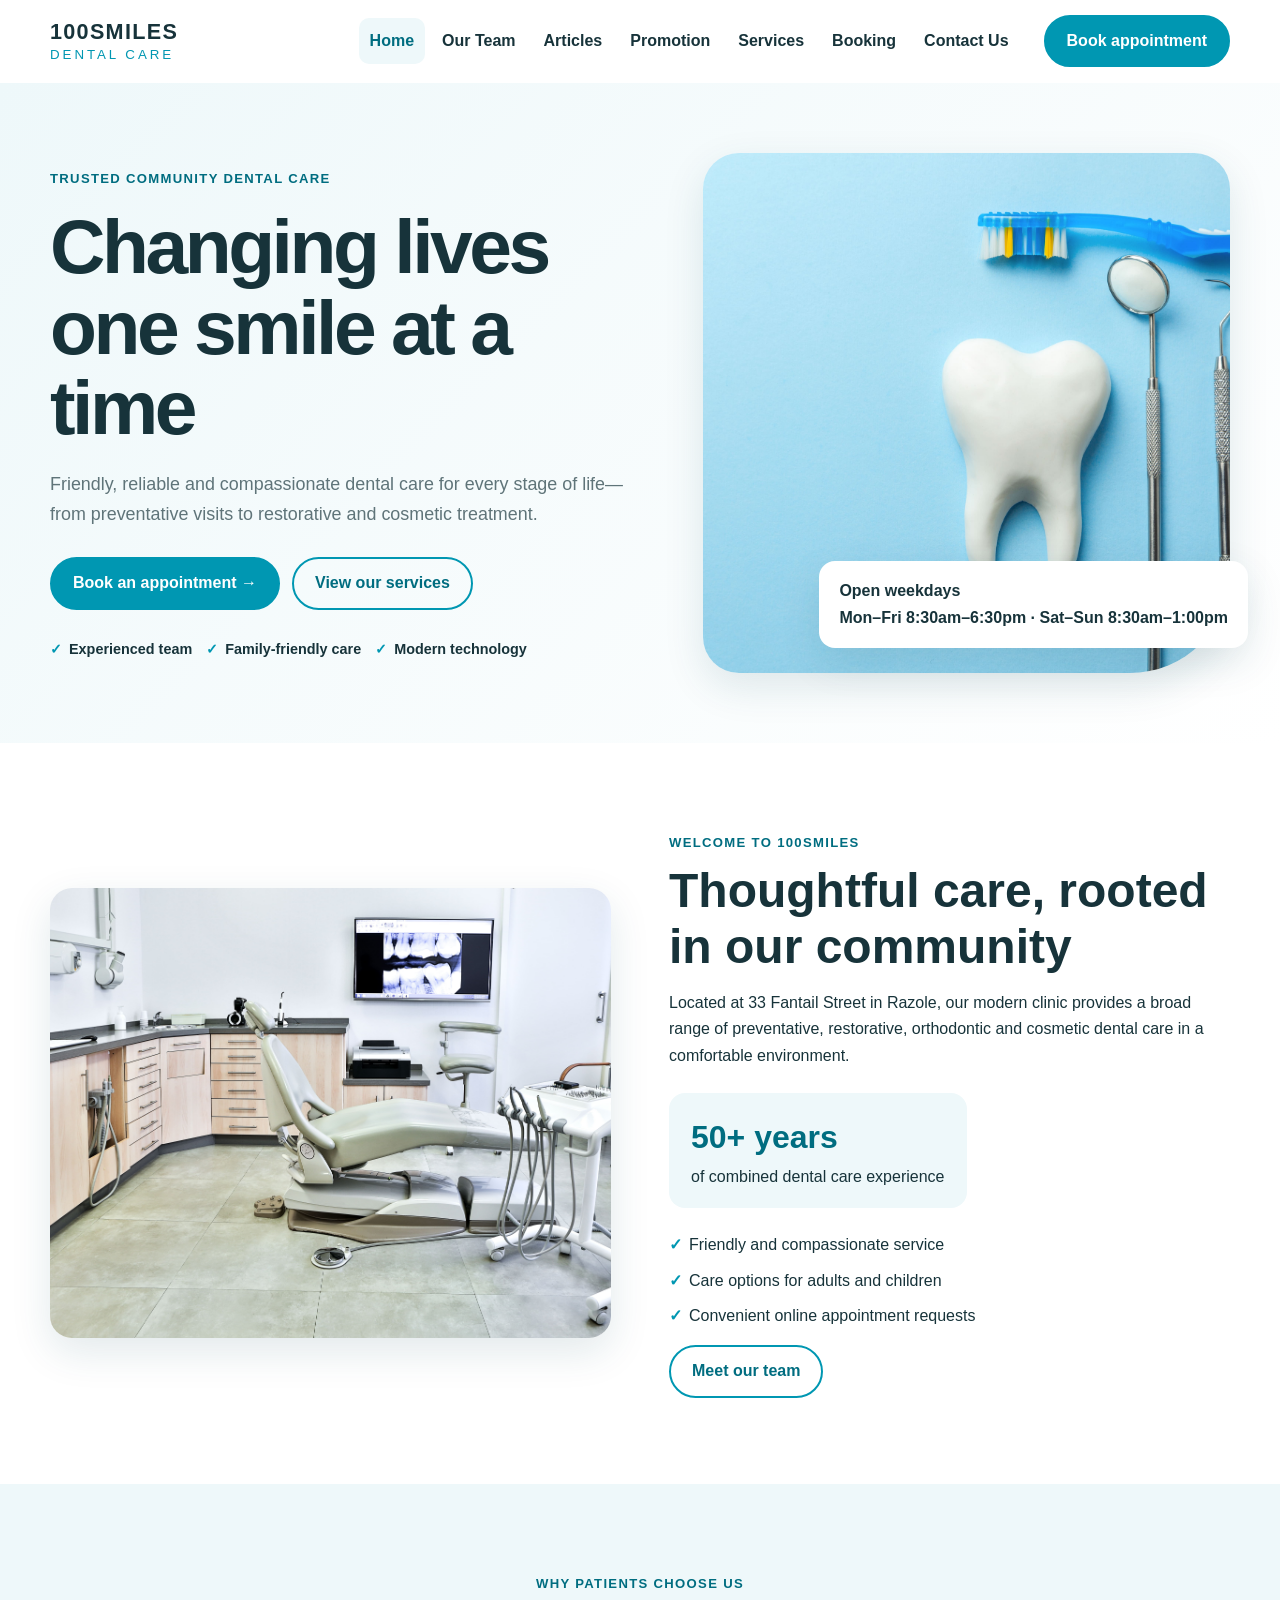
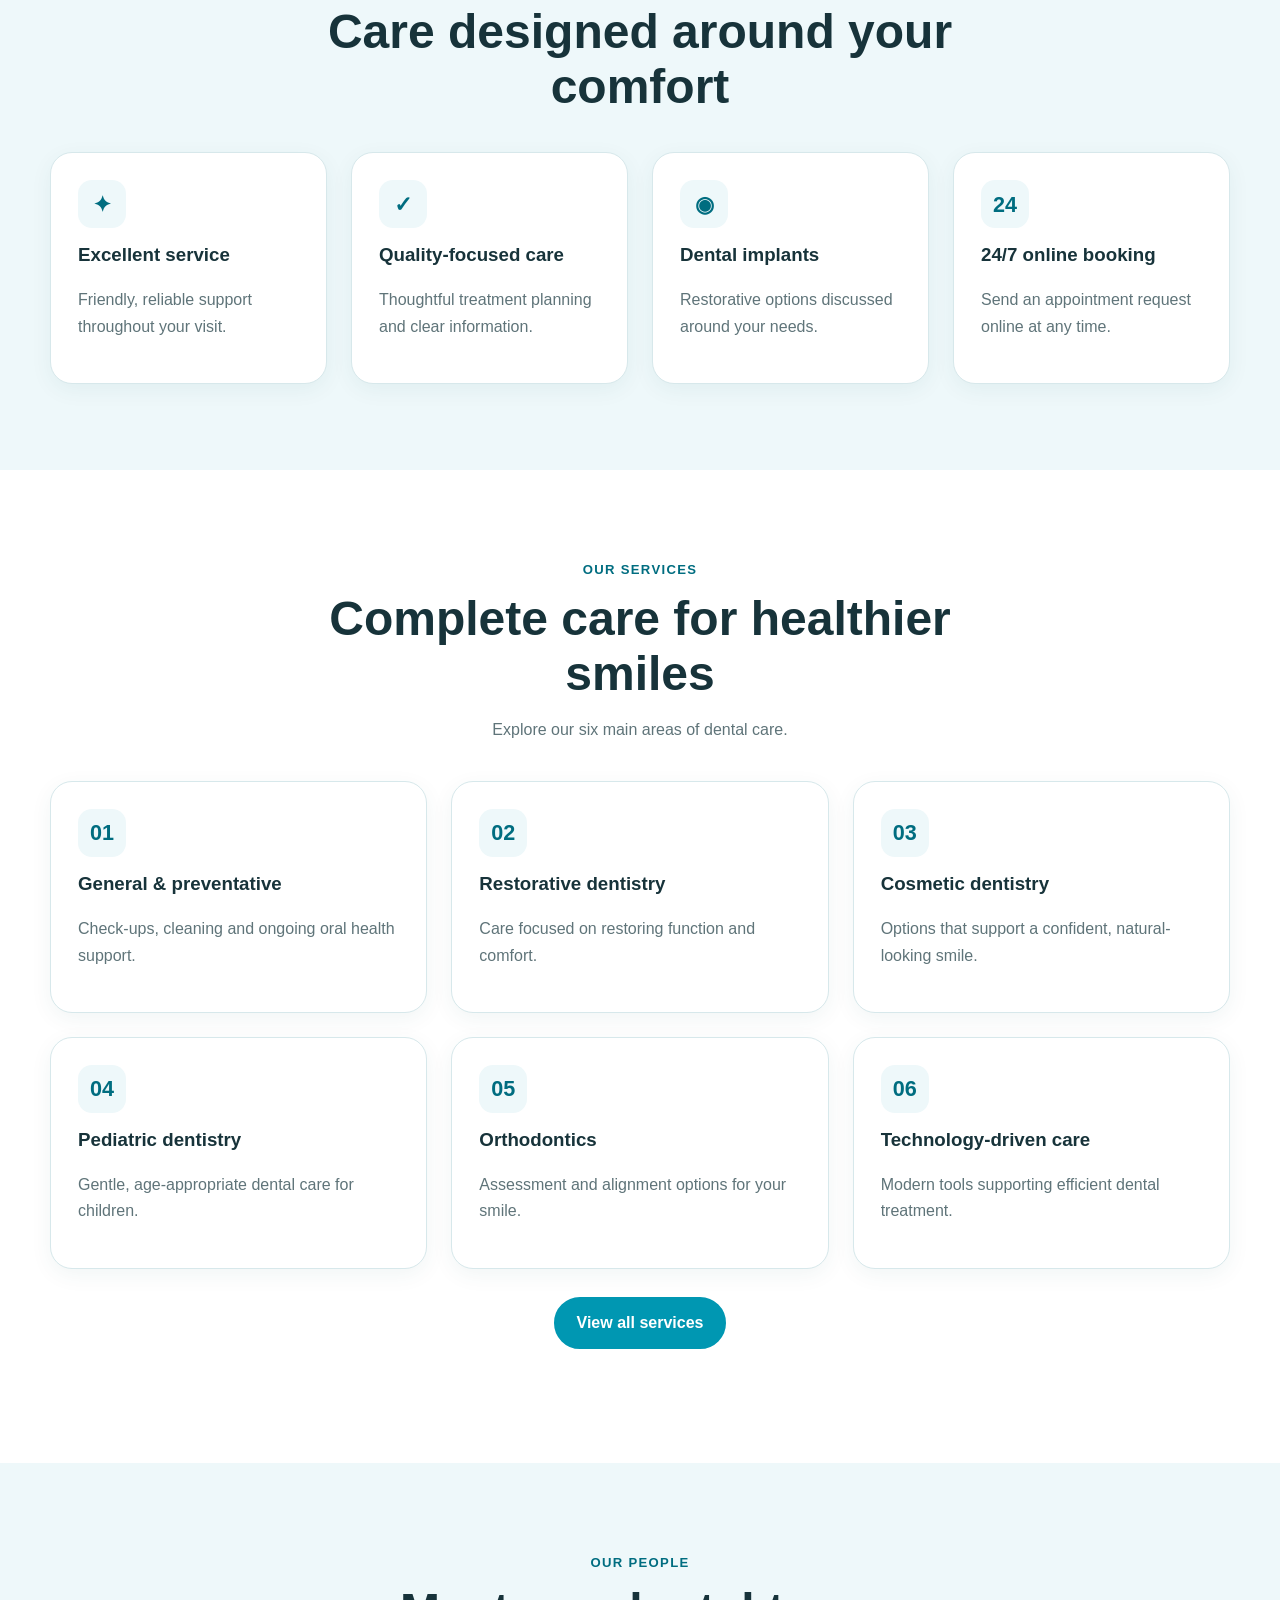
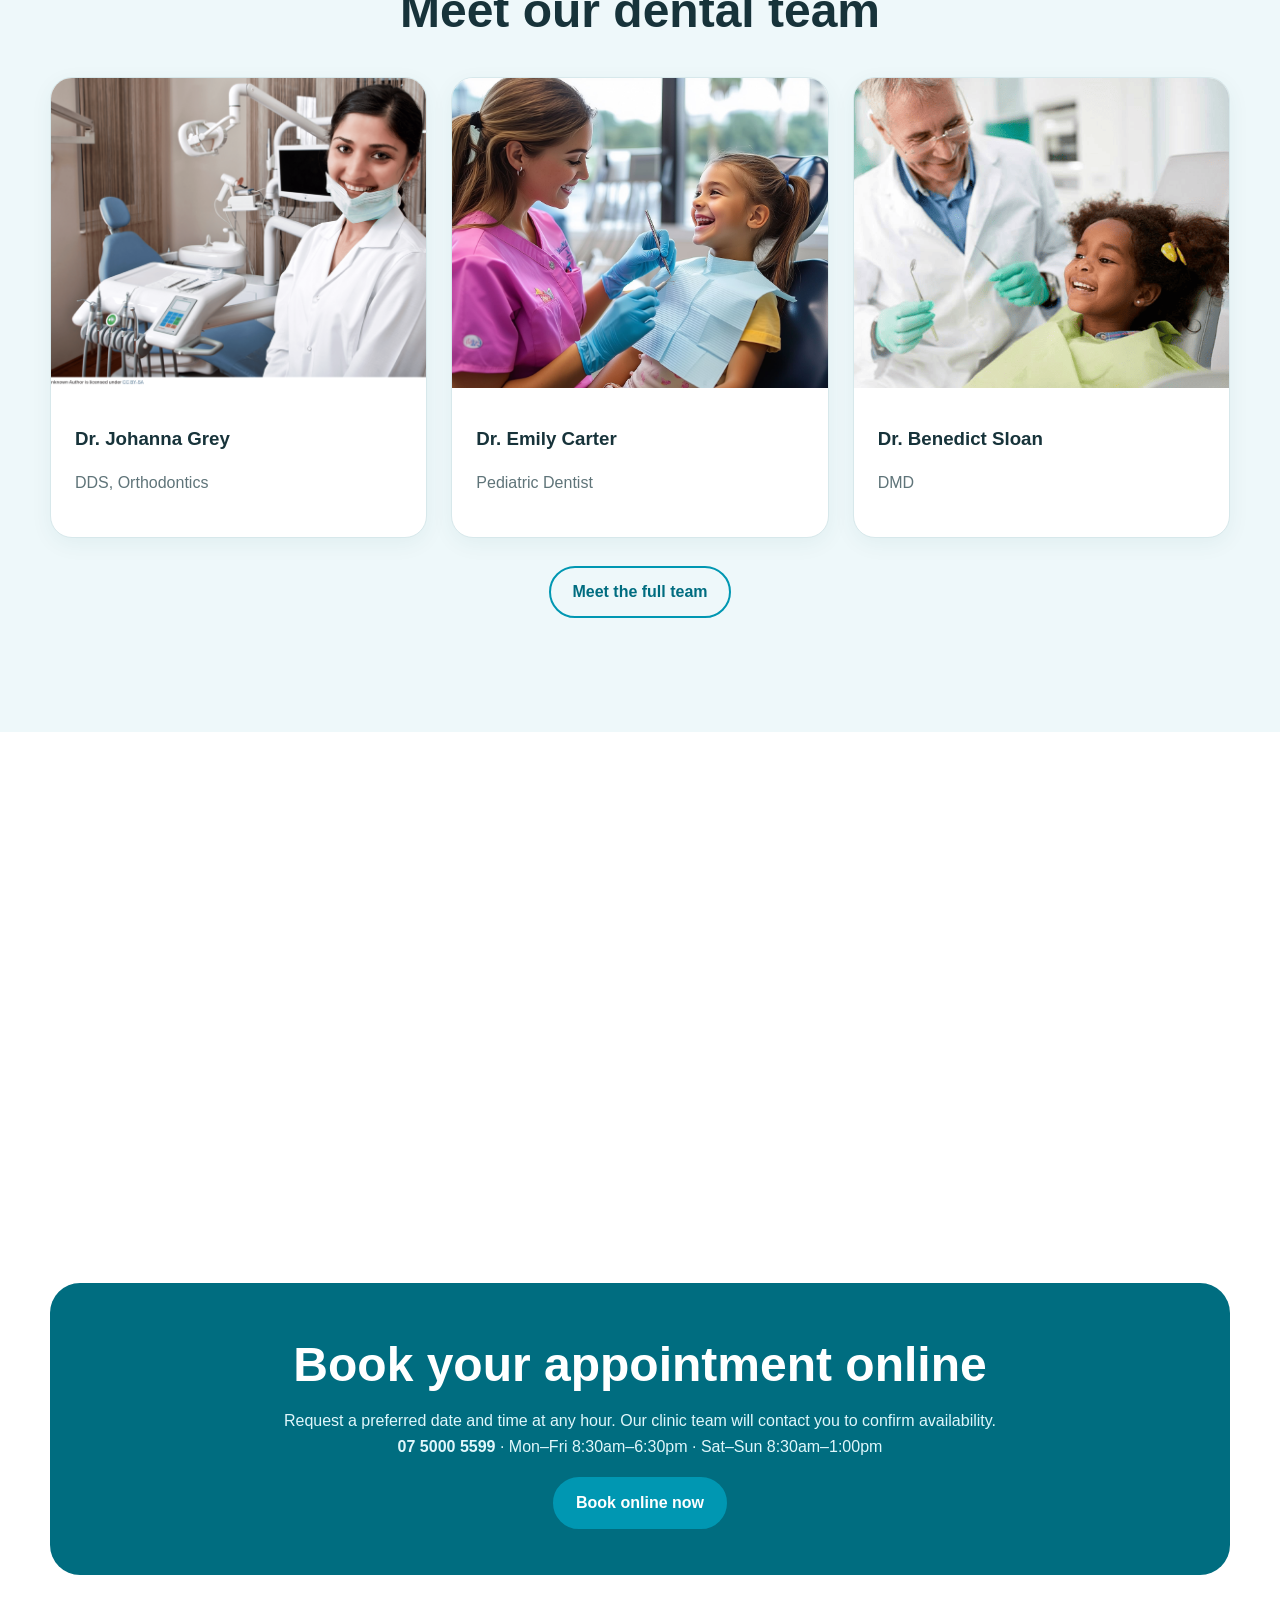
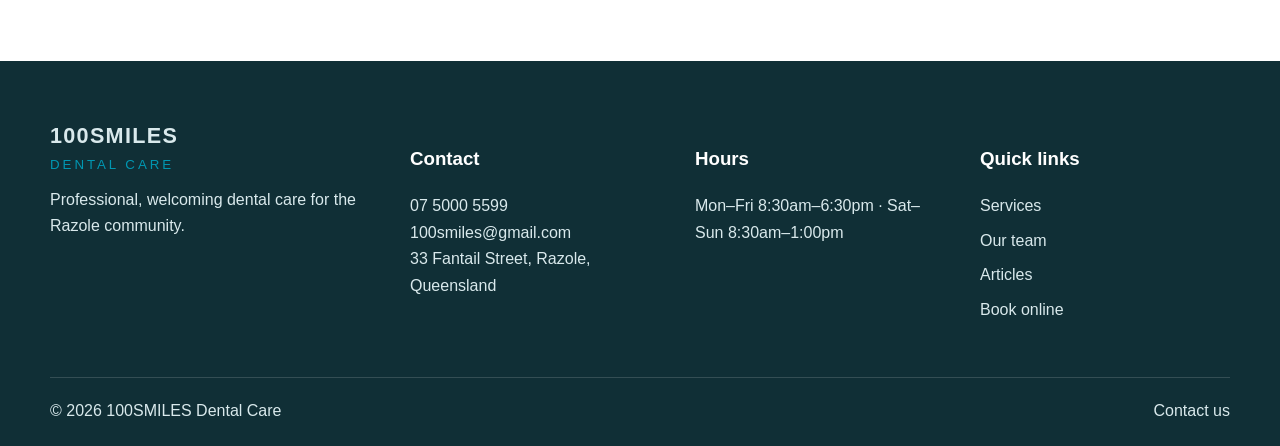
<file: index.html>
<!doctype html>
<html lang="en">

<head>
    <meta charset="utf-8">
    <meta name="viewport" content="width=device-width,initial-scale=1">
    <meta name="description" content="Welcoming family dental care at 100SMILES Dental Care in Razole.">
    <title>100SMILES Dental Care | Razole</title>
    <link rel="stylesheet" href="CSS/styles.css">
    <script src="Java/script.js" defer></script>
</head>

<body>
    <a class="skip-link" href="#main">Skip to content</a>
    <header class="site-header">
        <nav class="nav container" aria-label="Main navigation"><a class="brand"
                href="index.html"><strong>100SMILES</strong><small>DENTAL CARE</small></a><button class="nav-toggle"
                aria-expanded="false" aria-label="Open navigation"><span></span><span></span><span></span></button>
            <ul class="nav-links">
                <li><a href="index.html">Home</a></li>
                <li><a href="team.html">Our Team</a></li>
                <li><a href="articles.html">Articles</a></li>
                <li><a href="promotion.html">Promotion</a></li>
                <li><a href="services.html">Services</a></li>
                <li><a href="booking.html">Booking</a></li>
                <li><a href="contact.html">Contact Us</a></li>
            </ul><a class="btn" href="booking.html">Book appointment</a>
        </nav>
    </header>
    <main id="main">
        <section class="hero">
            <div class="container hero-grid">
                <div><span class="eyebrow">Trusted community dental care</span>
                    <h1>Changing lives one smile at a time</h1>
                    <p>Friendly, reliable and compassionate dental care for every stage of life—from preventative visits
                        to restorative and cosmetic treatment.</p>
                    <div class="actions"><a class="btn" href="booking.html">Book an appointment →</a><a
                            class="btn secondary" href="services.html">View our services</a></div>
                    <div class="trust-row"><span>Experienced team</span><span>Family-friendly care</span><span>Modern
                            technology</span></div>
                </div>
                <div class="hero-visual"><img src="Images/Images/homepage.jpeg"
                        alt="Dental professional caring for a patient">
                    <div class="float-card">Open weekdays<br><span data-clinic="hours"></span></div>
                </div>
            </div>
        </section>
        <section class="section reveal">
            <div class="container split"><img src="Images/Images/aboutus.jpeg" alt="Welcoming 100SMILES dental clinic">
                <div><span class="eyebrow">Welcome to 100SMILES</span>
                    <h2>Thoughtful care, rooted in our community</h2>
                    <p>Located at 33 Fantail Street in Razole, our modern clinic provides a broad range of preventative,
                        restorative, orthodontic and cosmetic dental care in a comfortable environment.</p>
                    <div class="stat"><strong>50+ years</strong><span>of combined dental care experience</span></div>
                    <ul class="check-list">
                        <li>Friendly and compassionate service</li>
                        <li>Care options for adults and children</li>
                        <li>Convenient online appointment requests</li>
                    </ul><a class="btn secondary" href="team.html">Meet our team</a>
                </div>
            </div>
        </section>
        <section class="section soft">
            <div class="container">
                <div class="section-head"><span class="eyebrow">Why patients choose us</span>
                    <h2>Care designed around your comfort</h2>
                </div>
                <div class="grid four reveal">
                    <article class="card"><span class="icon">✦</span>
                        <h3>Excellent service</h3>
                        <p>Friendly, reliable support throughout your visit.</p>
                    </article>
                    <article class="card"><span class="icon">✓</span>
                        <h3>Quality-focused care</h3>
                        <p>Thoughtful treatment planning and clear information.</p>
                    </article>
                    <article class="card"><span class="icon">◉</span>
                        <h3>Dental implants</h3>
                        <p>Restorative options discussed around your needs.</p>
                    </article>
                    <article class="card"><span class="icon">24</span>
                        <h3>24/7 online booking</h3>
                        <p>Send an appointment request online at any time.</p>
                    </article>
                </div>
            </div>
        </section>
        <section class="section">
            <div class="container">
                <div class="section-head"><span class="eyebrow">Our services</span>
                    <h2>Complete care for healthier smiles</h2>
                    <p>Explore our six main areas of dental care.</p>
                </div>
                <div class="grid three reveal">
                    <article class="card"><span class="icon">01</span>
                        <h3>General & preventative</h3>
                        <p>Check-ups, cleaning and ongoing oral health support.</p>
                    </article>
                    <article class="card"><span class="icon">02</span>
                        <h3>Restorative dentistry</h3>
                        <p>Care focused on restoring function and comfort.</p>
                    </article>
                    <article class="card"><span class="icon">03</span>
                        <h3>Cosmetic dentistry</h3>
                        <p>Options that support a confident, natural-looking smile.</p>
                    </article>
                    <article class="card"><span class="icon">04</span>
                        <h3>Pediatric dentistry</h3>
                        <p>Gentle, age-appropriate dental care for children.</p>
                    </article>
                    <article class="card"><span class="icon">05</span>
                        <h3>Orthodontics</h3>
                        <p>Assessment and alignment options for your smile.</p>
                    </article>
                    <article class="card"><span class="icon">06</span>
                        <h3>Technology-driven care</h3>
                        <p>Modern tools supporting efficient dental treatment.</p>
                    </article>
                </div>
                <div class="actions" style="justify-content:center"><a class="btn" href="services.html">View all
                        services</a></div>
            </div>
        </section>
        <section class="section soft">
            <div class="container">
                <div class="section-head"><span class="eyebrow">Our people</span>
                    <h2>Meet our dental team</h2>
                </div>
                <div class="grid three reveal">
                    <article class="card team-card"><img src="Images/Staff/Staff/Dr. Johanna Grey .png"
                            alt="Dr. Johanna Grey">
                        <div class="card-body">
                            <h3>Dr. Johanna Grey</h3>
                            <p>DDS, Orthodontics</p>
                        </div>
                    </article>
                    <article class="card team-card"><img src="Images/Staff/Staff/Dr. Emily Carter.jpeg"
                            alt="Dr. Emily Carter">
                        <div class="card-body">
                            <h3>Dr. Emily Carter</h3>
                            <p>Pediatric Dentist</p>
                        </div>
                    </article>
                    <article class="card team-card"><img src="Images/Staff/Staff/Dr Benedict Sloan.png"
                            alt="Dr. Benedict Sloan">
                        <div class="card-body">
                            <h3>Dr. Benedict Sloan</h3>
                            <p>DMD</p>
                        </div>
                    </article>
                </div>
                <div class="actions" style="justify-content:center"><a class="btn secondary" href="team.html">Meet the
                        full team</a></div>
            </div>
        </section>
        <section class="section">
            <div class="container">
                <div class="promo-strip reveal"><span class="badge">Promotion update</span>
                    <h2>Explore current clinic offers</h2>
                    <p>Promotion dates are checked automatically, so ended offers are never presented as active.</p><a
                        class="btn" href="promotion.html">View promotions</a>
                </div>
            </div>
        </section>
        <section class="section">
            <div class="container cta">
                <h2>Book your appointment online</h2>
                <p>Request a preferred date and time at any hour. Our clinic team will contact you to confirm
                    availability.<br><strong data-clinic="phone"></strong> · <span data-clinic="hours"></span></p><a
                    class="btn" href="booking.html">Book online now</a>
            </div>
        </section>
    </main>
    <footer class="footer">
        <div class="container">
            <div class="footer-grid">
                <div><a class="brand" href="index.html"><strong>100SMILES</strong><small>DENTAL CARE</small></a>
                    <p>Professional, welcoming dental care for the Razole community.</p>
                </div>
                <div>
                    <h3>Contact</h3>
                    <p><a data-clinic="phone"></a><br><a data-clinic="email"></a><br><span data-clinic="address"></span>
                    </p>
                </div>
                <div>
                    <h3>Hours</h3>
                    <p data-clinic="hours"></p>
                </div>
                <div>
                    <h3>Quick links</h3>
                    <ul>
                        <li><a href="services.html">Services</a></li>
                        <li><a href="team.html">Our team</a></li>
                        <li><a href="articles.html">Articles</a></li>
                        <li><a href="booking.html">Book online</a></li>
                    </ul>
                </div>
            </div>
            <div class="footer-bottom"><span>© <span data-year></span> 100SMILES Dental Care</span><a
                    href="contact.html">Contact us</a></div>
        </div>
    </footer><button class="back-top" aria-label="Back to top">↑</button>
</body>

</html>
</file>
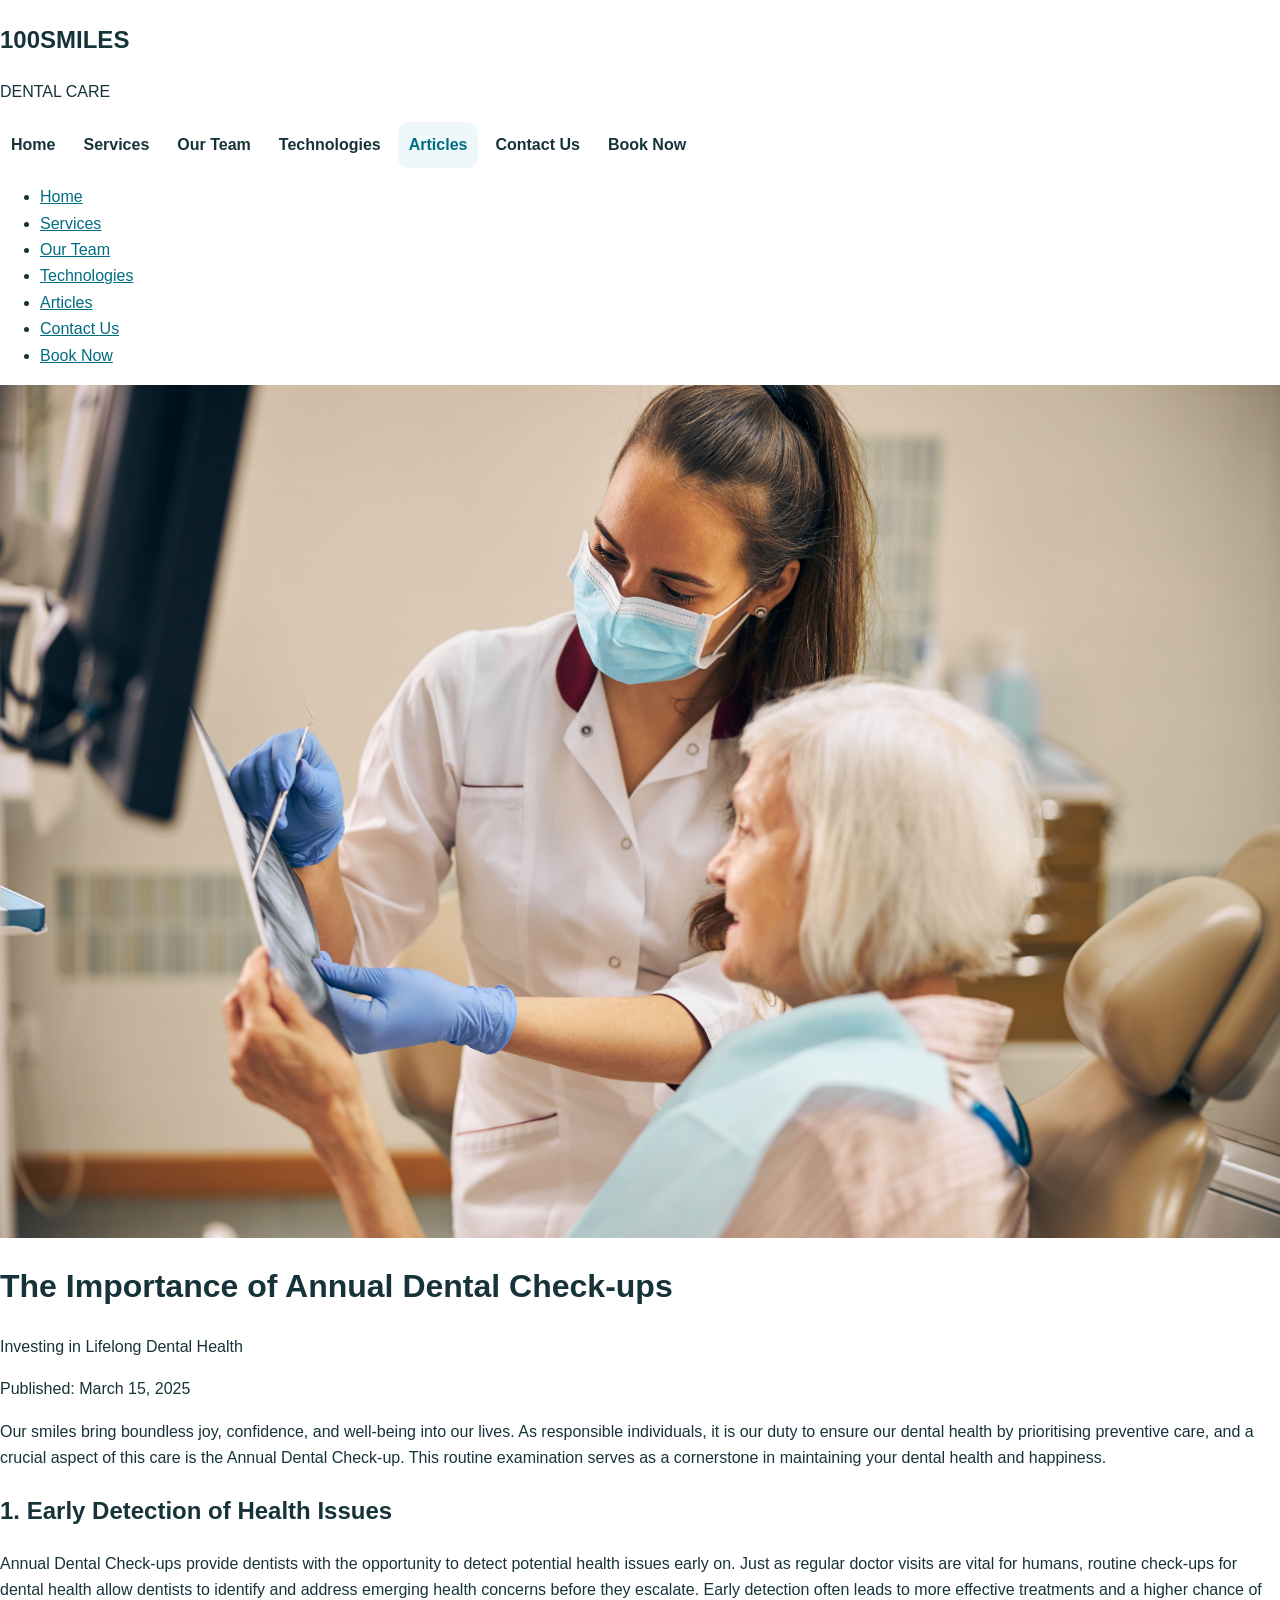
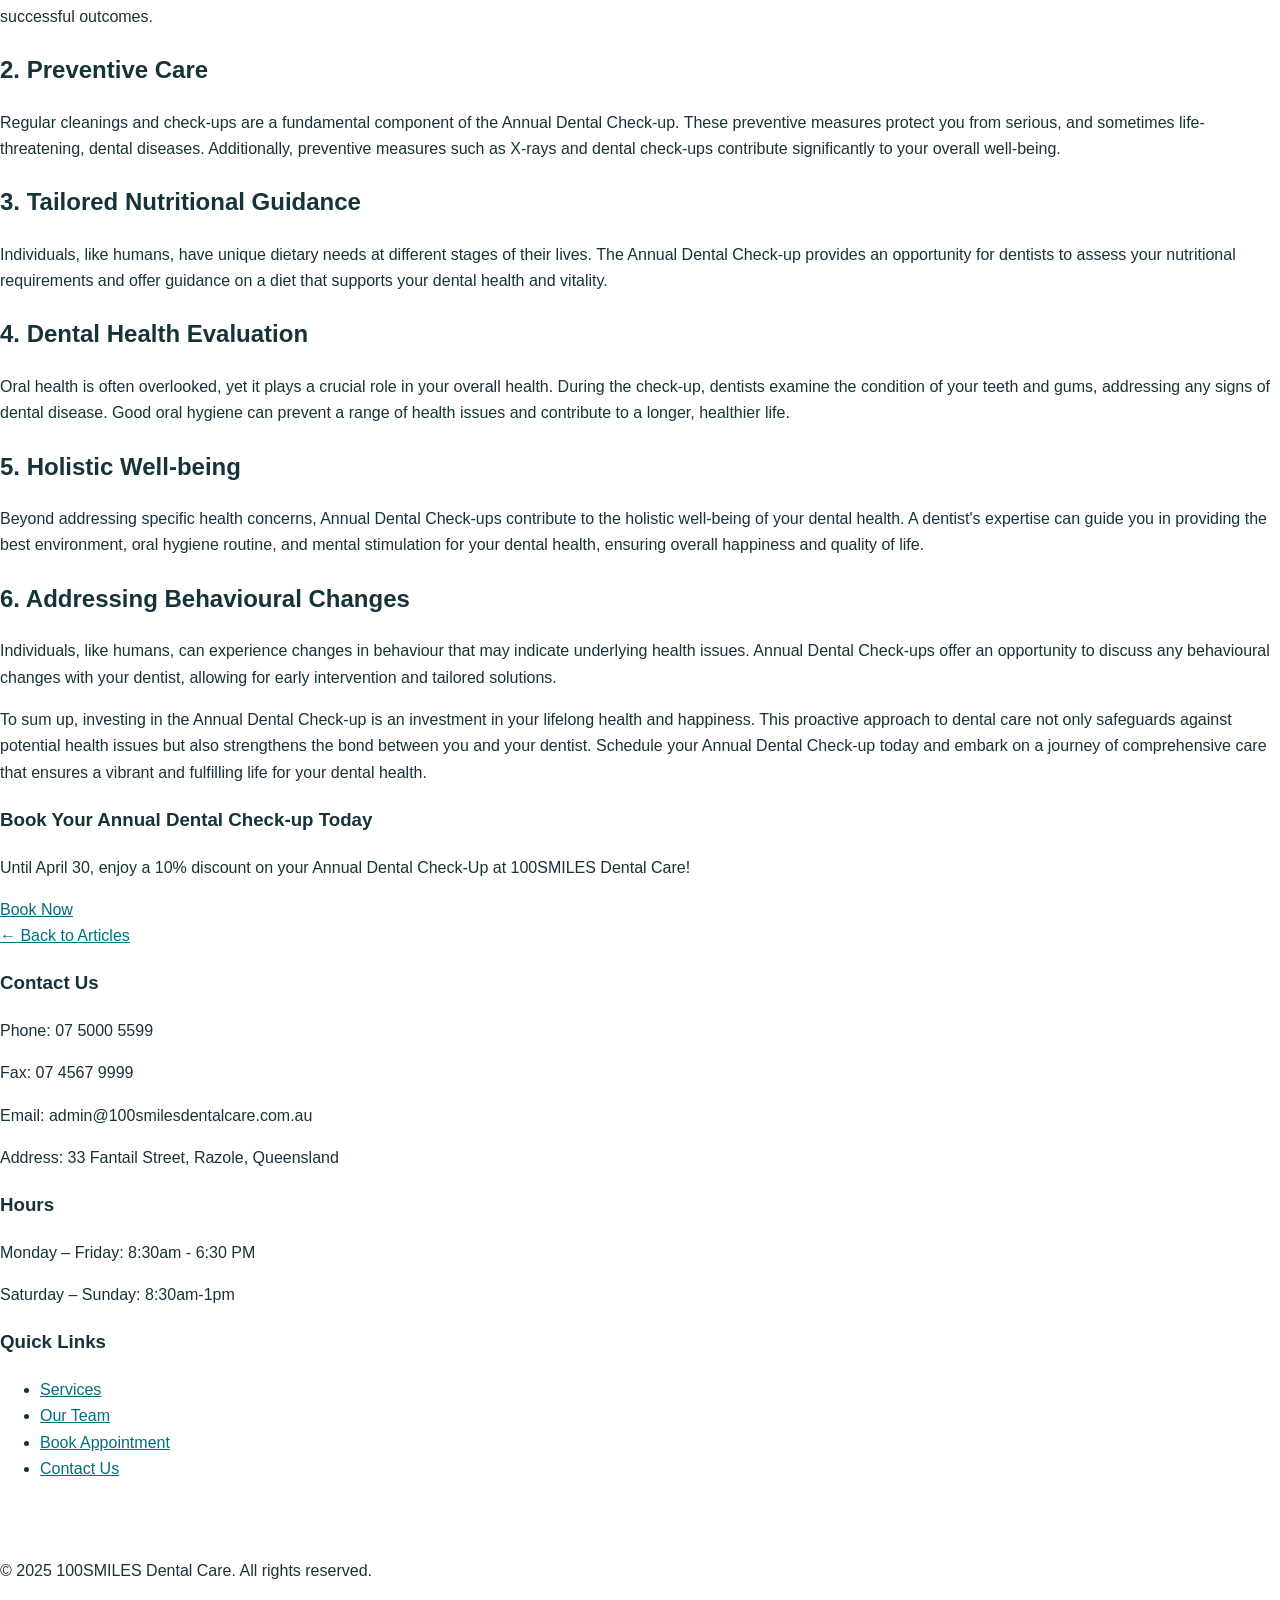
<file: article-checkups.html>
<!DOCTYPE html>
<html lang="en">

<head>
    <meta charset="UTF-8">
    <meta name="viewport" content="width=device-width, initial-scale=1.0">
    <title>The Importance of Annual Dental Check-ups - 100SMILES Dental Care</title>
    <link rel="stylesheet" href="./CSS/styles.css">
    <script src="./Java/script.js" defer></script>
</head>

<body>
    <nav class="main-nav">
        <div class="logo">
            <h2>100SMILES</h2>
            <p>DENTAL CARE</p>
        </div>
        <ul class="nav-links">
            <li><a href="index.html">Home</a></li>
            <li><a href="services.html">Services</a></li>
            <li><a href="team.html">Our Team</a></li>
            <li><a href="technologies.html">Technologies</a></li>
            <li><a href="articles.html" class="active">Articles</a></li>
            <li><a href="contact.html">Contact Us</a></li>
            <li><a href="booking.html" class="book-now">Book Now</a></li>
        </ul>
        <div class="hamburger">
            <span></span>
            <span></span>
            <span></span>
        </div>
    </nav>


    <div class="mobile-menu">
        <ul>
            <li><a href="index.html">Home</a></li>
            <li><a href="services.html">Services</a></li>
            <li><a href="team.html">Our Team</a></li>
            <li><a href="technologies.html">Technologies</a></li>
            <li><a href="articles.html" class="active">Articles</a></li>
            <li><a href="contact.html">Contact Us</a></li>
            <li><a href="booking.html" class="book-now">Book Now</a></li>
        </ul>
    </div>


    <div class="overlay"></div>


    <div class="article-hero">
        <div class="article-hero-image">
            <img src="./Images/Images/service2.jpeg" alt="Dental checkup">
        </div>
        <div class="article-hero-overlay">
            <div class="article-hero-content">
                <h1>The Importance of Annual Dental Check-ups</h1>
                <p>Investing in Lifelong Dental Health</p>
                <span class="article-date">Published: March 15, 2025</span>
            </div>
        </div>
    </div>

    <main class="article-container">
        <div class="article-content">
            <p>Our smiles bring boundless joy, confidence, and well-being into our lives. As responsible individuals, it
                is our duty to ensure our dental health by prioritising preventive care, and a crucial aspect of this
                care is the Annual Dental Check-up. This routine examination serves as a cornerstone in maintaining your
                dental health and happiness.</p>

            <h2>1. Early Detection of Health Issues</h2>
            <p>Annual Dental Check-ups provide dentists with the opportunity to detect potential health issues early on.
                Just as regular doctor visits are vital for humans, routine check-ups for dental health allow dentists
                to identify and address emerging health concerns before they escalate. Early detection often leads to
                more effective treatments and a higher chance of successful outcomes.</p>

            <h2>2. Preventive Care</h2>
            <p>Regular cleanings and check-ups are a fundamental component of the Annual Dental Check-up. These
                preventive measures protect you from serious, and sometimes life-threatening, dental diseases.
                Additionally, preventive measures such as X-rays and dental check-ups contribute significantly to your
                overall well-being.</p>

            <h2>3. Tailored Nutritional Guidance</h2>
            <p>Individuals, like humans, have unique dietary needs at different stages of their lives. The Annual Dental
                Check-up provides an opportunity for dentists to assess your nutritional requirements and offer guidance
                on a diet that supports your dental health and vitality.</p>

            <h2>4. Dental Health Evaluation</h2>
            <p>Oral health is often overlooked, yet it plays a crucial role in your overall health. During the check-up,
                dentists examine the condition of your teeth and gums, addressing any signs of dental disease. Good oral
                hygiene can prevent a range of health issues and contribute to a longer, healthier life.</p>

            <h2>5. Holistic Well-being</h2>
            <p>Beyond addressing specific health concerns, Annual Dental Check-ups contribute to the holistic well-being
                of your dental health. A dentist's expertise can guide you in providing the best environment, oral
                hygiene routine, and mental stimulation for your dental health, ensuring overall happiness and quality
                of life.</p>

            <h2>6. Addressing Behavioural Changes</h2>
            <p>Individuals, like humans, can experience changes in behaviour that may indicate underlying health issues.
                Annual Dental Check-ups offer an opportunity to discuss any behavioural changes with your dentist,
                allowing for early intervention and tailored solutions.</p>

            <p>To sum up, investing in the Annual Dental Check-up is an investment in your lifelong health and
                happiness. This proactive approach to dental care not only safeguards against potential health issues
                but also strengthens the bond between you and your dentist. Schedule your Annual Dental Check-up today
                and embark on a journey of comprehensive care that ensures a vibrant and fulfilling life for your dental
                health.</p>

            <div class="article-cta">
                <h3>Book Your Annual Dental Check-up Today</h3>
                <p>Until April 30, enjoy a 10% discount on your Annual Dental Check-Up at 100SMILES Dental Care!</p>
                <a href="booking.html" class="cta-button">Book Now</a>
            </div>
        </div>

        <div class="article-navigation">
            <a href="articles.html" class="back-to-articles">← Back to Articles</a>
        </div>
    </main>

    <footer>
        <div class="footer-content">
            <div class="footer-section">
                <h3>Contact Us</h3>
                <p>Phone: 07 5000 5599</p>
                <p>Fax: 07 4567 9999</p>
                <p>Email: admin@100smilesdentalcare.com.au</p>
                <p>Address: 33 Fantail Street, Razole, Queensland</p>
            </div>
            <div class="footer-section">
                <h3>Hours</h3>
                <p>Monday – Friday: 8:30am - 6:30 PM</p>
                <p>Saturday – Sunday: 8:30am-1pm</p>
            </div>
            <div class="footer-section">
                <h3>Quick Links</h3>
                <ul>
                    <li><a href="services.html">Services</a></li>
                    <li><a href="team.html">Our Team</a></li>
                    <li><a href="booking.html">Book Appointment</a></li>
                    <li><a href="contact.html">Contact Us</a></li>
                </ul>
            </div>
        </div>
        <div class="footer-bottom">
            <p>© 2025 100SMILES Dental Care. All rights reserved.</p>
        </div>
    </footer>
</body>

</html>
</file>
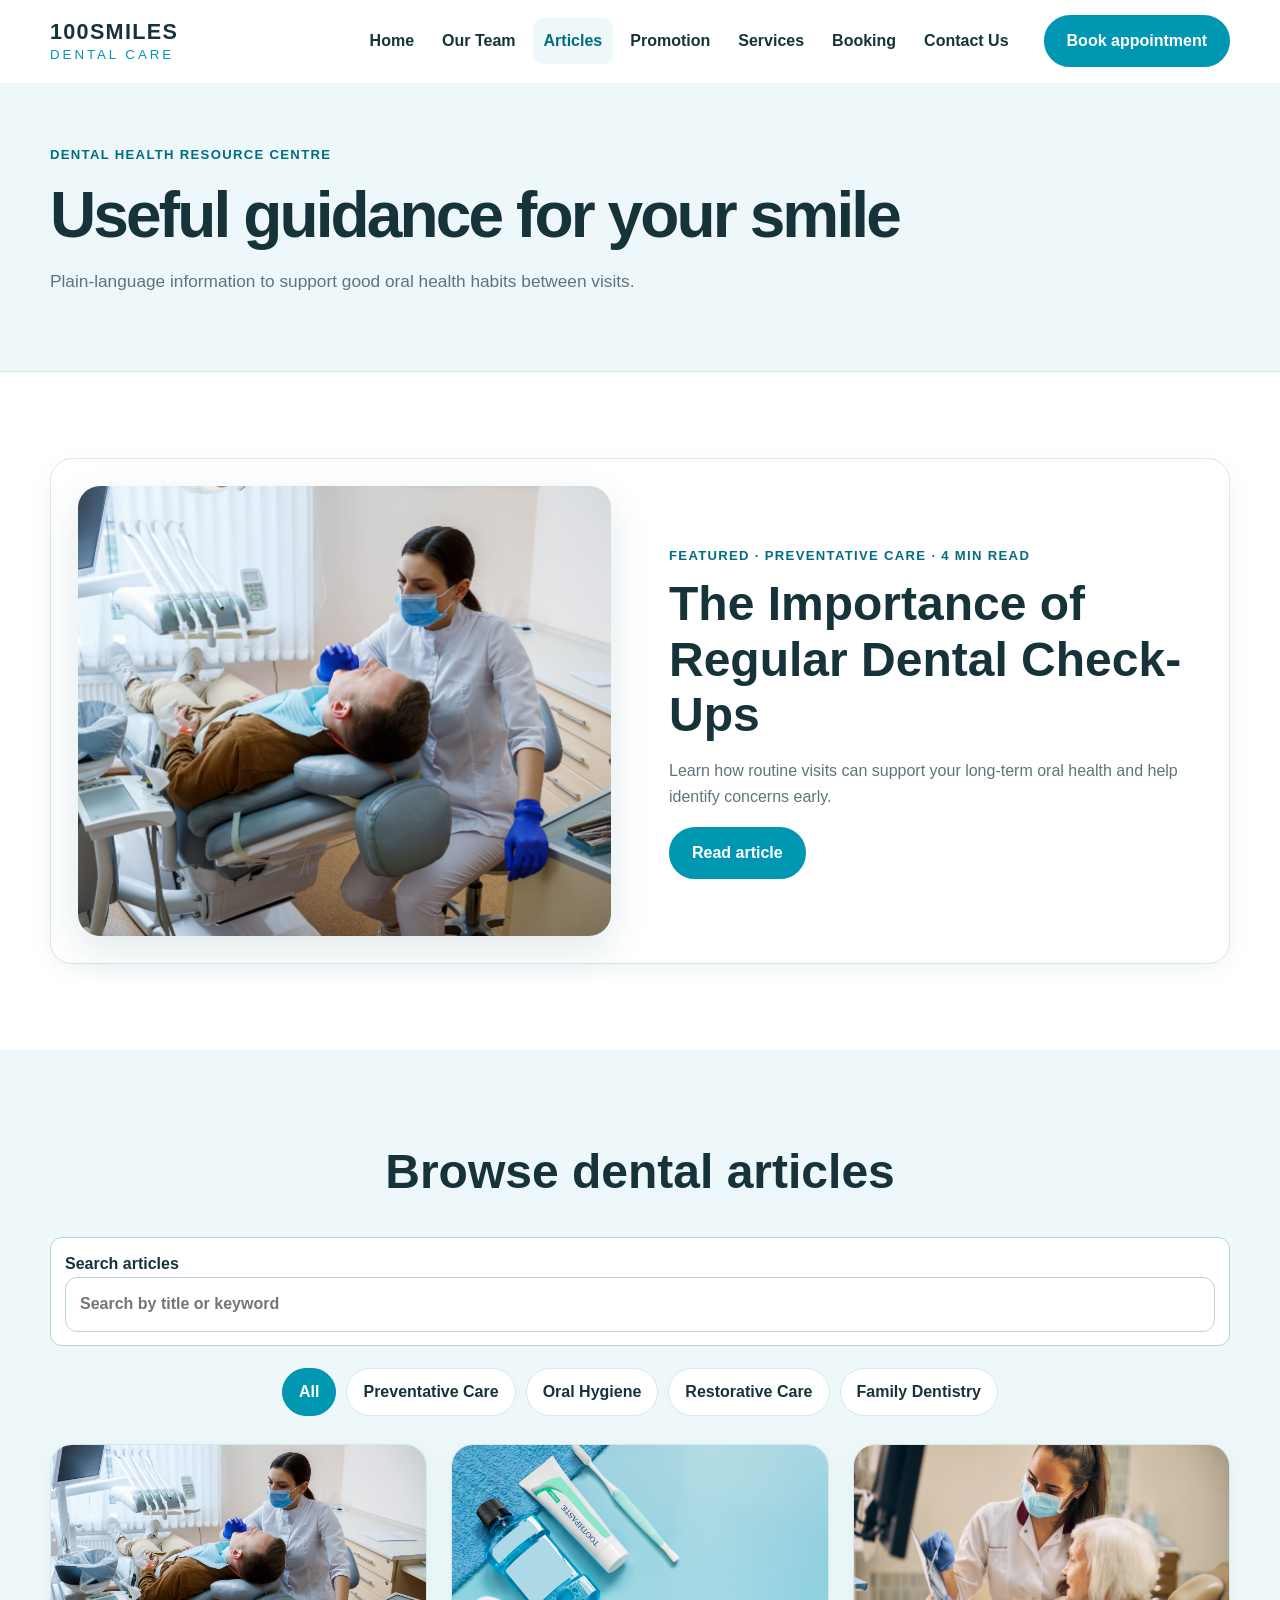
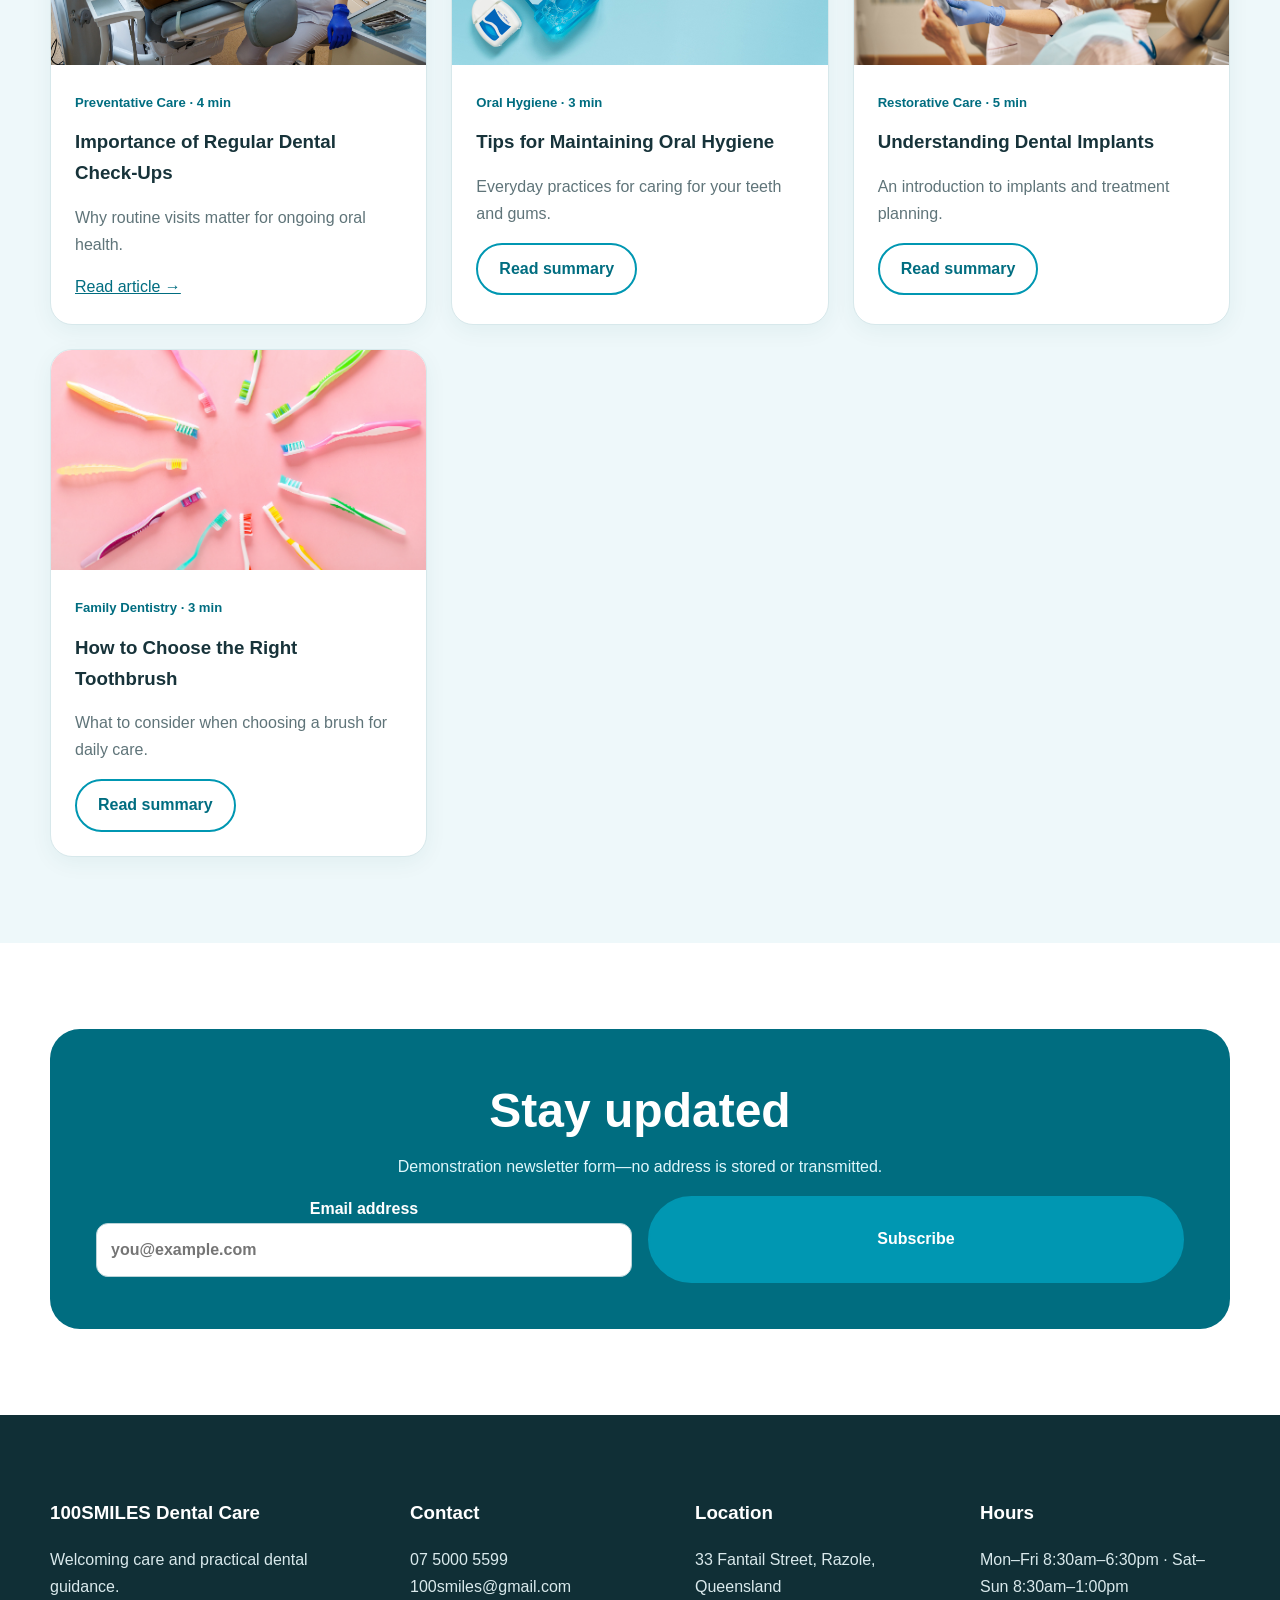
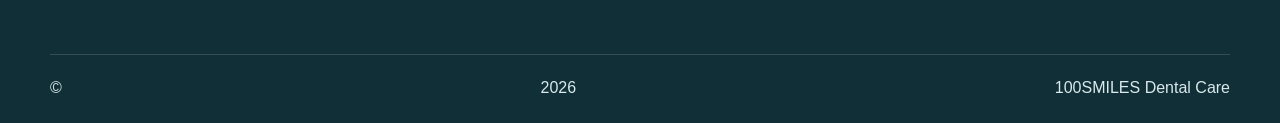
<file: articles.html>
<!doctype html>
<html lang="en">

<head>
    <meta charset="utf-8">
    <meta name="viewport" content="width=device-width,initial-scale=1">
    <title>Dental Health Articles | 100SMILES</title>
    <link rel="stylesheet" href="CSS/styles.css">
    <script src="Java/script.js" defer></script>
</head>

<body><a class="skip-link" href="#main">Skip to content</a>
    <header class="site-header">
        <nav class="nav container" aria-label="Main navigation"><a class="brand"
                href="index.html"><strong>100SMILES</strong><small>DENTAL CARE</small></a><button class="nav-toggle"
                aria-expanded="false" aria-label="Open navigation"><span></span><span></span><span></span></button>
            <ul class="nav-links">
                <li><a href="index.html">Home</a></li>
                <li><a href="team.html">Our Team</a></li>
                <li><a href="articles.html">Articles</a></li>
                <li><a href="promotion.html">Promotion</a></li>
                <li><a href="services.html">Services</a></li>
                <li><a href="booking.html">Booking</a></li>
                <li><a href="contact.html">Contact Us</a></li>
            </ul><a class="btn" href="booking.html">Book appointment</a>
        </nav>
    </header>
    <main id="main">
        <section class="page-hero">
            <div class="container"><span class="eyebrow">Dental health resource centre</span>
                <h1>Useful guidance for your smile</h1>
                <p>Plain-language information to support good oral health habits between visits.</p>
            </div>
        </section>
        <section class="section">
            <div class="container">
                <div class="split card reveal"><img src="Images/Images/service3.jpeg"
                        alt="Patient receiving a regular dental check-up">
                    <div><span class="badge">Featured · Preventative care · 4 min read</span>
                        <h2>The Importance of Regular Dental Check-Ups</h2>
                        <p>Learn how routine visits can support your long-term oral health and help identify concerns
                            early.</p><a class="btn" href="article-checkups.html">Read article</a>
                    </div>
                </div>
            </div>
        </section>
        <section class="section soft">
            <div class="container">
                <div class="section-head">
                    <h2>Browse dental articles</h2>
                </div><label for="articleSearch" class="search">Search articles<input id="articleSearch" type="search"
                        placeholder="Search by title or keyword"></label>
                <div class="filters" data-filter-group="category"><button class="filter-btn active"
                        data-filter="all">All</button><button class="filter-btn" data-filter="preventative">Preventative
                        Care</button><button class="filter-btn" data-filter="hygiene">Oral Hygiene</button><button
                        class="filter-btn" data-filter="restorative">Restorative Care</button><button class="filter-btn"
                        data-filter="family">Family Dentistry</button></div>
                <div class="grid three">
                    <article class="card article-card" data-category="preventative"><img
                            src="Images/Images/service3.jpeg" alt="Dental check-up">
                        <div class="card-body"><span class="meta">Preventative Care · 4 min</span>
                            <h3>Importance of Regular Dental Check-Ups</h3>
                            <p>Why routine visits matter for ongoing oral health.</p><a
                                href="article-checkups.html">Read article →</a>
                        </div>
                    </article>
                    <article class="card article-card" data-category="hygiene"><img src="Images/Images/article1.jpeg"
                            alt="Oral hygiene care">
                        <div class="card-body"><span class="meta">Oral Hygiene · 3 min</span>
                            <h3>Tips for Maintaining Oral Hygiene</h3>
                            <p>Everyday practices for caring for your teeth and gums.</p><button class="btn secondary"
                                type="button"
                                onclick="this.nextElementSibling.hidden=!this.nextElementSibling.hidden">Read
                                summary</button>
                            <p hidden>Brush twice daily, clean between teeth and ask your dental team for advice suited
                                to you.</p>
                        </div>
                    </article>
                    <article class="card article-card" data-category="restorative"><img
                            src="Images/Images/service2.jpeg" alt="Dental implant model">
                        <div class="card-body"><span class="meta">Restorative Care · 5 min</span>
                            <h3>Understanding Dental Implants</h3>
                            <p>An introduction to implants and treatment planning.</p><button class="btn secondary"
                                type="button"
                                onclick="this.nextElementSibling.hidden=!this.nextElementSibling.hidden">Read
                                summary</button>
                            <p hidden>Dental implants may replace missing teeth; suitability requires assessment by a
                                dental professional.</p>
                        </div>
                    </article>
                    <article class="card article-card" data-category="family"><img src="Images/Images/homepage1.jpeg"
                            alt="Choosing a toothbrush">
                        <div class="card-body"><span class="meta">Family Dentistry · 3 min</span>
                            <h3>How to Choose the Right Toothbrush</h3>
                            <p>What to consider when choosing a brush for daily care.</p><button class="btn secondary"
                                type="button"
                                onclick="this.nextElementSibling.hidden=!this.nextElementSibling.hidden">Read
                                summary</button>
                            <p hidden>A comfortable soft-bristled brush is suitable for many people; ask your dentist
                                about individual needs.</p>
                        </div>
                    </article>
                </div>
            </div>
        </section>
        <section class="section">
            <div class="container cta">
                <h2>Stay updated</h2>
                <p>Demonstration newsletter form—no address is stored or transmitted.</p>
                <form id="newsletterForm" class="field-row" novalidate><label>Email address<input type="email" required
                            autocomplete="email" placeholder="you@example.com"></label><button class="btn" type="submit"
                        data-label="Subscribe">Subscribe</button>
                    <div class="alert" hidden tabindex="-1"></div>
                </form>
            </div>
        </section>
    </main>
    <footer class="footer">
        <div class="container">
            <div class="footer-grid">
                <div>
                    <h3>100SMILES Dental Care</h3>
                    <p>Welcoming care and practical dental guidance.</p>
                </div>
                <div>
                    <h3>Contact</h3>
                    <p><a data-clinic="phone"></a><br><a data-clinic="email"></a></p>
                </div>
                <div>
                    <h3>Location</h3>
                    <p data-clinic="address"></p>
                </div>
                <div>
                    <h3>Hours</h3>
                    <p data-clinic="hours"></p>
                </div>
            </div>
            <div class="footer-bottom">© <span data-year></span> 100SMILES Dental Care</div>
        </div>
    </footer><button class="back-top" aria-label="Back to top">↑</button>
</body>

</html>
</file>
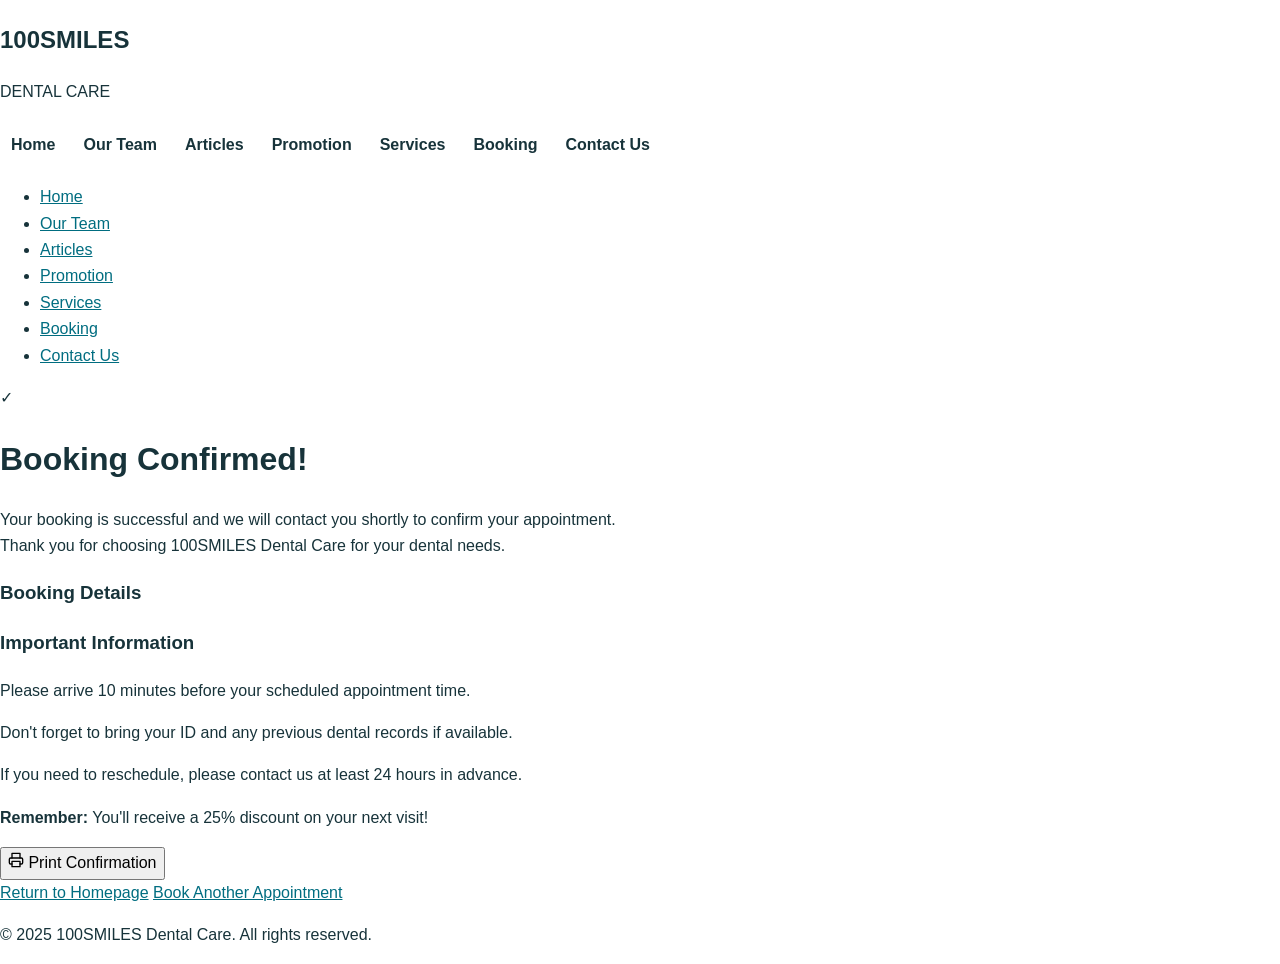
<file: booking-confirmed.html>
<!DOCTYPE html>
<html lang="en">

<head>
    <meta charset="UTF-8">
    <meta name="viewport" content="width=device-width, initial-scale=1.0">
    <title>Booking Confirmed - 100SMILES Dental Care</title>
    <link rel="stylesheet" href="./CSS/styles.css">
    <script src="./Java/script.js" defer></script>
</head>

<body>
    <nav class="main-nav">
        <div class="logo">
            <h2>100SMILES</h2>
            <p>DENTAL CARE</p>
        </div>
        <ul class="nav-links">
            <li><a href="index.html">Home</a></li>
            <li><a href="team.html">Our Team</a></li>
            <li><a href="articles.html">Articles</a></li>
            <li><a href="promotion.html">Promotion</a></li>
            <li><a href="services.html">Services</a></li>
            <li><a href="booking.html">Booking</a></li>
            <li><a href="contact.html">Contact Us</a></li>
        </ul>
        <div class="hamburger">
            <span></span>
            <span></span>
            <span></span>
        </div>
    </nav>


    <div class="mobile-menu">
        <ul>
            <li><a href="index.html">Home</a></li>
            <li><a href="team.html">Our Team</a></li>
            <li><a href="articles.html">Articles</a></li>
            <li><a href="promotion.html">Promotion</a></li>
            <li><a href="services.html">Services</a></li>
            <li><a href="booking.html">Booking</a></li>
            <li><a href="contact.html">Contact Us</a></li>
        </ul>
    </div>


    <div class="overlay"></div>

    <main class="confirmation-container">
        <div class="confirmation-card">
            <div class="confirmation-icon">✓</div>
            <h1 class="confirmation-title">Booking Confirmed!</h1>
            <p class="confirmation-message">
                Your booking is successful and we will contact you shortly to confirm your appointment.
                <br>Thank you for choosing 100SMILES Dental Care for your dental needs.
            </p>

            <div class="confirmation-details">
                <h3>Booking Details</h3>
                <div id="bookingDetails">

                </div>
            </div>

            <div class="confirmation-note">
                <h3>Important Information</h3>
                <p>Please arrive 10 minutes before your scheduled appointment time.</p>
                <p>Don't forget to bring your ID and any previous dental records if available.</p>
                <p>If you need to reschedule, please contact us at least 24 hours in advance.</p>
            </div>

            <p class="discount-reminder">
                <strong>Remember:</strong> You'll receive a 25% discount on your next visit!
            </p>

            <button class="print-btn" onclick="window.print()">
                <svg xmlns="http://www.w3.org/2000/svg" width="16" height="16" viewBox="0 0 24 24" fill="none"
                    stroke="currentColor" stroke-width="2" stroke-linecap="round" stroke-linejoin="round">
                    <polyline points="6 9 6 2 18 2 18 9"></polyline>
                    <path d="M6 18H4a2 2 0 0 1-2-2v-5a2 2 0 0 1 2-2h16a2 2 0 0 1 2 2v5a2 2 0 0 1-2 2h-2"></path>
                    <rect x="6" y="14" width="12" height="8"></rect>
                </svg>
                Print Confirmation
            </button>

            <div class="button-group">
                <a href="index.html" class="secondary-btn">Return to Homepage</a>
                <a href="booking.html" class="primary-btn">Book Another Appointment</a>
            </div>
        </div>
    </main>

    <footer>
        <p>© 2025 100SMILES Dental Care. All rights reserved.</p>
    </footer>
</body>

</html>
</file>
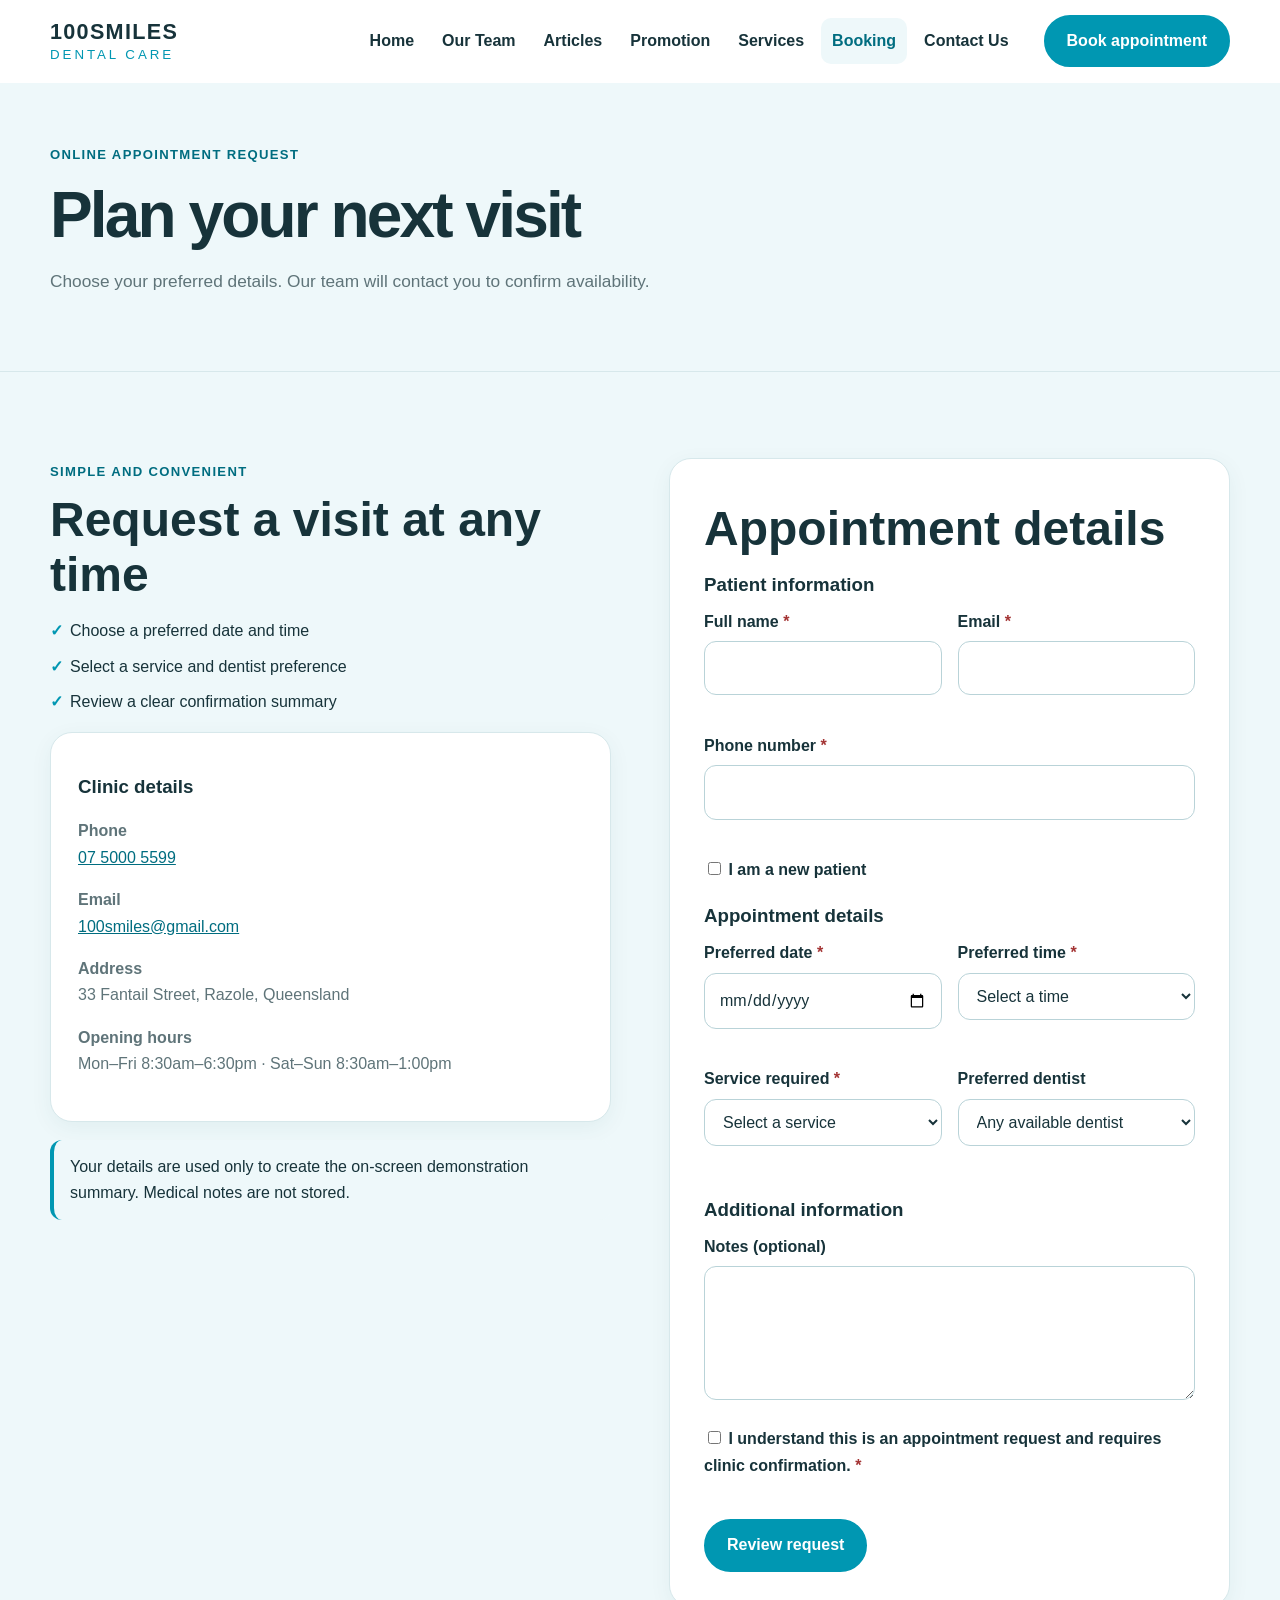
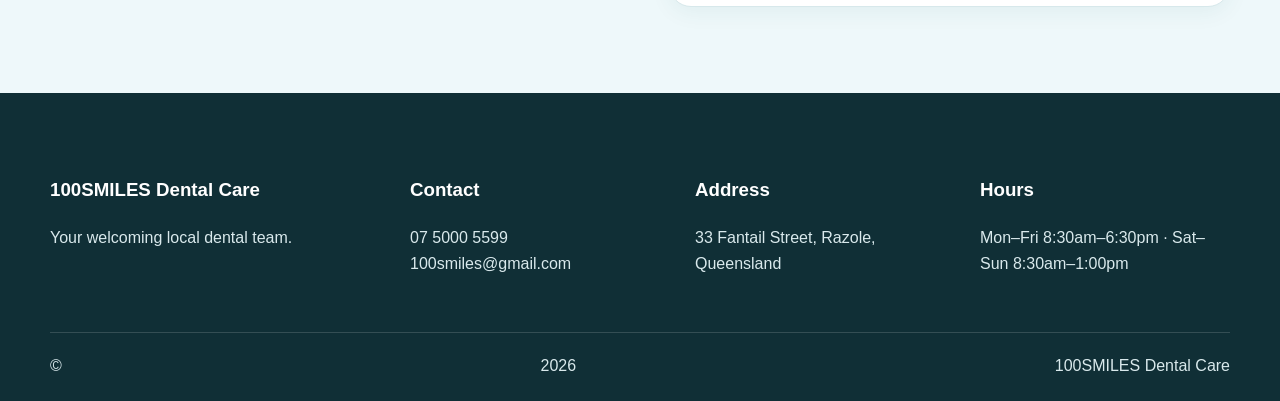
<file: booking.html>
<!doctype html>
<html lang="en">

<head>
    <meta charset="utf-8">
    <meta name="viewport" content="width=device-width,initial-scale=1">
    <title>Book an Appointment | 100SMILES</title>
    <link rel="stylesheet" href="CSS/styles.css">
    <script src="Java/script.js" defer></script>
</head>

<body><a class="skip-link" href="#main">Skip to content</a>
    <header class="site-header">
        <nav class="nav container" aria-label="Main navigation"><a class="brand"
                href="index.html"><strong>100SMILES</strong><small>DENTAL CARE</small></a><button class="nav-toggle"
                aria-expanded="false" aria-label="Open navigation"><span></span><span></span><span></span></button>
            <ul class="nav-links">
                <li><a href="index.html">Home</a></li>
                <li><a href="team.html">Our Team</a></li>
                <li><a href="articles.html">Articles</a></li>
                <li><a href="promotion.html">Promotion</a></li>
                <li><a href="services.html">Services</a></li>
                <li><a href="booking.html">Booking</a></li>
                <li><a href="contact.html">Contact Us</a></li>
            </ul><a class="btn" href="booking.html">Book appointment</a>
        </nav>
    </header>
    <main id="main">
        <section class="page-hero">
            <div class="container"><span class="eyebrow">Online appointment request</span>
                <h1>Plan your next visit</h1>
                <p>Choose your preferred details. Our team will contact you to confirm availability.</p>
            </div>
        </section>
        <section class="section soft">
            <div class="container split" style="align-items:start">
                <aside><span class="eyebrow">Simple and convenient</span>
                    <h2>Request a visit at any time</h2>
                    <ul class="check-list">
                        <li>Choose a preferred date and time</li>
                        <li>Select a service and dentist preference</li>
                        <li>Review a clear confirmation summary</li>
                    </ul>
                    <div class="card">
                        <h3>Clinic details</h3>
                        <p><strong>Phone</strong><br><a data-clinic="phone"></a></p>
                        <p><strong>Email</strong><br><a data-clinic="email"></a></p>
                        <p><strong>Address</strong><br><span data-clinic="address"></span></p>
                        <p><strong>Opening hours</strong><br><span data-clinic="hours"></span></p>
                    </div>
                    <div class="notice">Your details are used only to create the on-screen demonstration summary.
                        Medical notes are not stored.</div>
                </aside>
                <div class="card form-card">
                    <form id="bookingForm" novalidate>
                        <h2>Appointment details</h2>
                        <h3>Patient information</h3>
                        <div class="field-row">
                            <div class="field"><label for="fullName">Full name <span
                                        class="required">*</span></label><input id="fullName" name="fullName" required
                                    autocomplete="name">
                                <div class="error-text"></div>
                            </div>
                            <div class="field"><label for="email">Email <span class="required">*</span></label><input
                                    id="email" name="email" type="email" required autocomplete="email">
                                <div class="error-text"></div>
                            </div>
                        </div>
                        <div class="field"><label for="phone">Phone number <span class="required">*</span></label><input
                                id="phone" name="phone" type="tel" required pattern="[0-9 +()-]{8,20}"
                                autocomplete="tel">
                            <div class="error-text"></div>
                        </div>
                        <div class="field"><label><input style="width:auto" type="checkbox" name="newPatient"> I am a
                                new patient</label></div>
                        <h3>Appointment details</h3>
                        <div class="field-row">
                            <div class="field"><label for="date">Preferred date <span
                                        class="required">*</span></label><input id="date" name="date" type="date"
                                    required>
                                <div class="error-text"></div>
                            </div>
                            <div class="field"><label for="time">Preferred time <span
                                        class="required">*</span></label><select id="time" name="time" required>
                                    <option value="">Select a time</option>
                                    <option>Morning (8:30am–12:00pm)</option>
                                    <option>Afternoon (1:00pm–4:00pm)</option>
                                    <option>Evening (4:00pm–6:30pm)</option>
                                </select>
                                <div class="error-text"></div>
                            </div>
                        </div>
                        <div class="field-row">
                            <div class="field"><label for="service">Service required <span
                                        class="required">*</span></label><select id="service" name="service" required>
                                    <option value="">Select a service</option>
                                    <option>Regular check-up</option>
                                    <option>Teeth cleaning</option>
                                    <option>Teeth whitening</option>
                                    <option>Dental implants</option>
                                    <option>Orthodontics</option>
                                    <option>Cosmetic dentistry</option>
                                    <option>Root canal treatment</option>
                                    <option>Pediatric dentistry</option>
                                </select>
                                <div class="error-text"></div>
                            </div>
                            <div class="field"><label for="dentist">Preferred dentist</label><select id="dentist"
                                    name="dentist">
                                    <option value="">Any available dentist</option>
                                    <option>Dr. Johanna Grey</option>
                                    <option>Dr. Emily Carter</option>
                                    <option>Dr. Benedict Sloan</option>
                                </select></div>
                        </div>
                        <h3>Additional information</h3>
                        <div class="field"><label for="message">Notes (optional)</label><textarea id="message"
                                name="message" rows="4"></textarea></div>
                        <div class="field"><label><input style="width:auto" type="checkbox" required> I understand this
                                is an appointment request and requires clinic confirmation. <span
                                    class="required">*</span></label>
                            <div class="error-text"></div>
                        </div><button class="btn" type="submit">Review request</button>
                    </form>
                    <div id="bookingSummary" hidden tabindex="-1" aria-live="polite"></div>
                </div>
            </div>
        </section>
    </main>
    <footer class="footer">
        <div class="container">
            <div class="footer-grid">
                <div>
                    <h3>100SMILES Dental Care</h3>
                    <p>Your welcoming local dental team.</p>
                </div>
                <div>
                    <h3>Contact</h3>
                    <p><a data-clinic="phone"></a><br><a data-clinic="email"></a></p>
                </div>
                <div>
                    <h3>Address</h3>
                    <p data-clinic="address"></p>
                </div>
                <div>
                    <h3>Hours</h3>
                    <p data-clinic="hours"></p>
                </div>
            </div>
            <div class="footer-bottom">© <span data-year></span> 100SMILES Dental Care</div>
        </div>
    </footer><button class="back-top" aria-label="Back to top">↑</button>
</body>

</html>
</file>
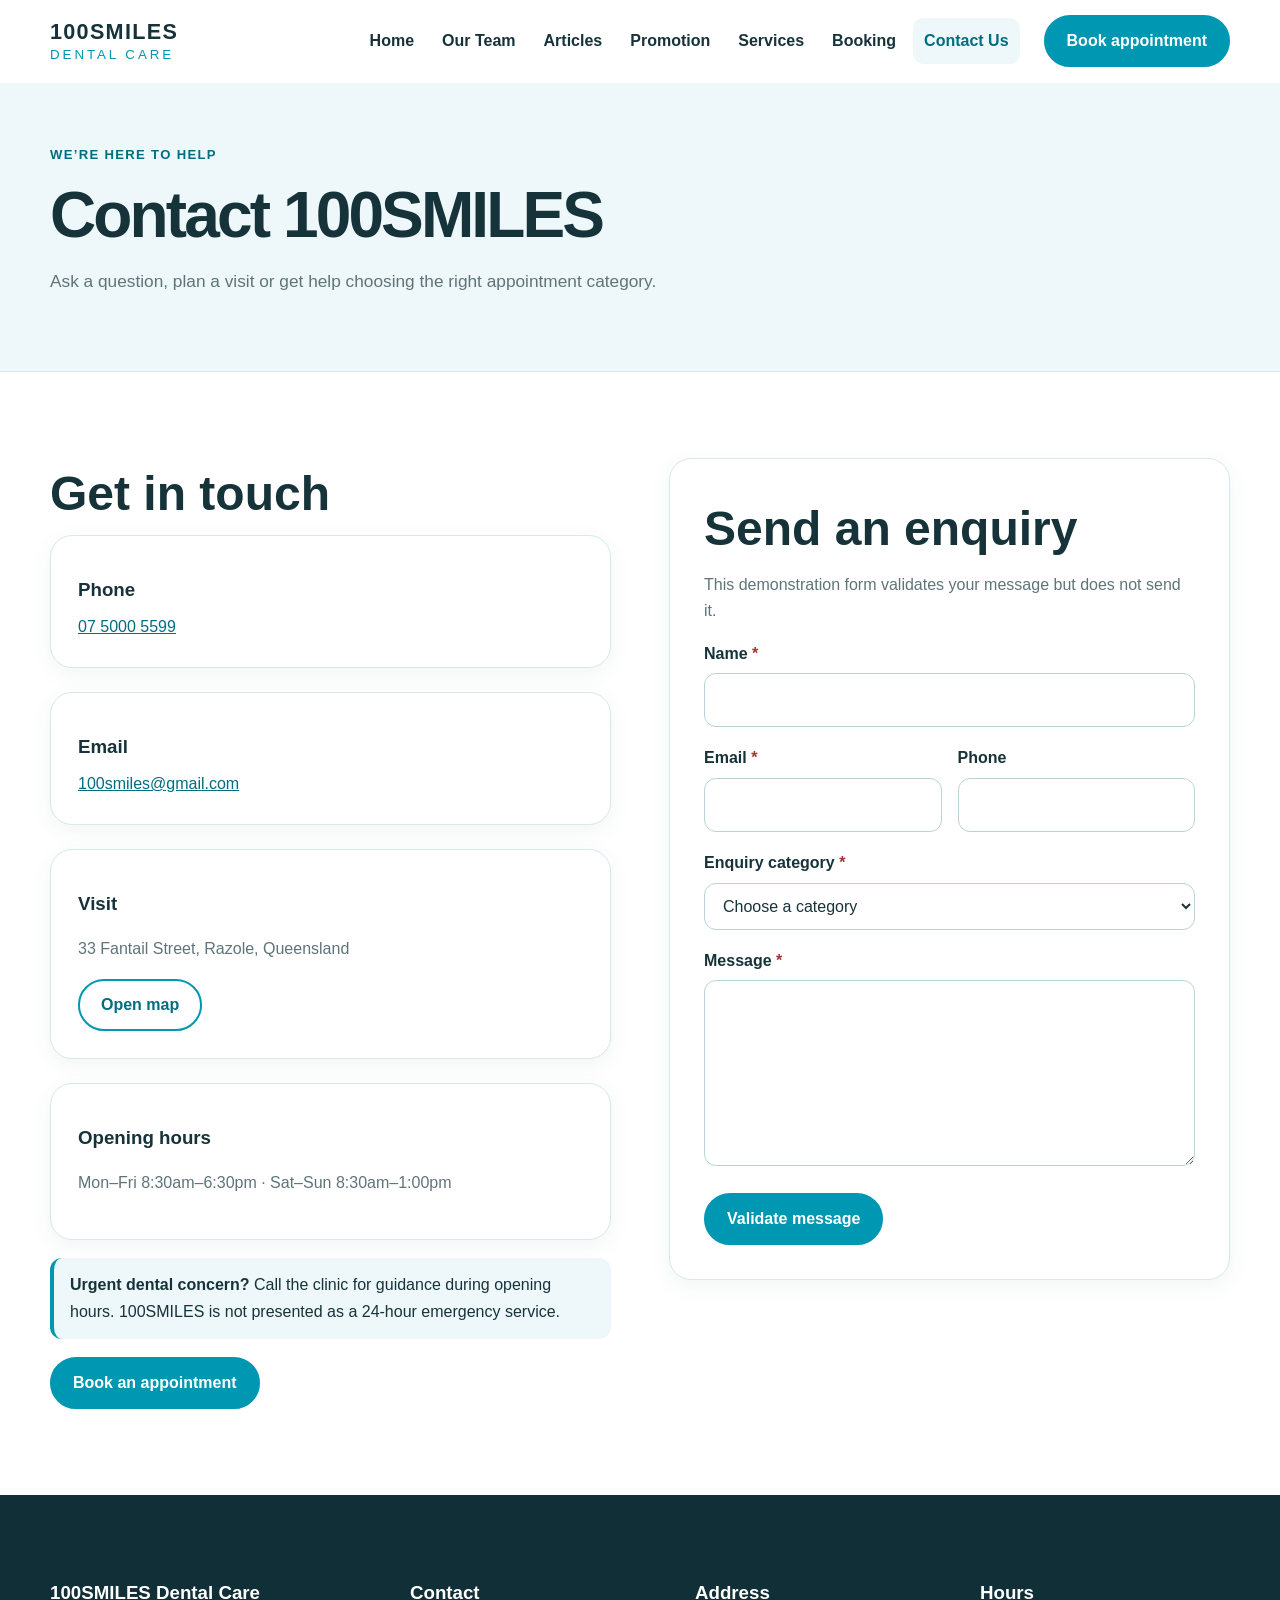
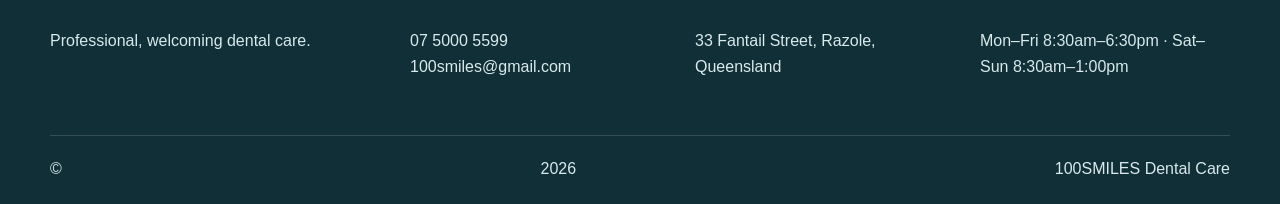
<file: contact.html>
<!doctype html>
<html lang="en">

<head>
    <meta charset="utf-8">
    <meta name="viewport" content="width=device-width,initial-scale=1">
    <title>Contact Us | 100SMILES</title>
    <link rel="stylesheet" href="CSS/styles.css">
    <script src="Java/script.js" defer></script>
</head>

<body><a class="skip-link" href="#main">Skip to content</a>
    <header class="site-header">
        <nav class="nav container" aria-label="Main navigation"><a class="brand"
                href="index.html"><strong>100SMILES</strong><small>DENTAL CARE</small></a><button class="nav-toggle"
                aria-expanded="false" aria-label="Open navigation"><span></span><span></span><span></span></button>
            <ul class="nav-links">
                <li><a href="index.html">Home</a></li>
                <li><a href="team.html">Our Team</a></li>
                <li><a href="articles.html">Articles</a></li>
                <li><a href="promotion.html">Promotion</a></li>
                <li><a href="services.html">Services</a></li>
                <li><a href="booking.html">Booking</a></li>
                <li><a href="contact.html">Contact Us</a></li>
            </ul><a class="btn" href="booking.html">Book appointment</a>
        </nav>
    </header>
    <main id="main">
        <section class="page-hero">
            <div class="container"><span class="eyebrow">We’re here to help</span>
                <h1>Contact 100SMILES</h1>
                <p>Ask a question, plan a visit or get help choosing the right appointment category.</p>
            </div>
        </section>
        <section class="section">
            <div class="container split" style="align-items:start">
                <div>
                    <h2>Get in touch</h2>
                    <div class="grid">
                        <div class="card">
                            <h3>Phone</h3><a data-clinic="phone"></a>
                        </div>
                        <div class="card">
                            <h3>Email</h3><a data-clinic="email"></a>
                        </div>
                        <div class="card">
                            <h3>Visit</h3>
                            <p data-clinic="address"></p><a class="btn secondary"
                                href="https://www.google.com/maps/search/?api=1&query=33+Fantail+Street+Razole+Queensland"
                                target="_blank" rel="noopener">Open map</a>
                        </div>
                        <div class="card">
                            <h3>Opening hours</h3>
                            <p data-clinic="hours"></p>
                        </div>
                    </div>
                    <div class="notice"><strong>Urgent dental concern?</strong> Call the clinic for guidance during
                        opening hours. 100SMILES is not presented as a 24-hour emergency service.</div><a class="btn"
                        href="booking.html">Book an appointment</a>
                </div>
                <div class="card form-card">
                    <h2>Send an enquiry</h2>
                    <p>This demonstration form validates your message but does not send it.</p>
                    <form id="contactForm" novalidate>
                        <div class="field"><label for="contactName">Name <span class="required">*</span></label><input
                                id="contactName" required autocomplete="name"></div>
                        <div class="field-row">
                            <div class="field"><label for="contactEmail">Email <span
                                        class="required">*</span></label><input id="contactEmail" type="email" required
                                    autocomplete="email"></div>
                            <div class="field"><label for="contactPhone">Phone</label><input id="contactPhone"
                                    type="tel" autocomplete="tel"></div>
                        </div>
                        <div class="field"><label for="category">Enquiry category <span
                                    class="required">*</span></label><select id="category" required>
                                <option value="">Choose a category</option>
                                <option>Appointment</option>
                                <option>Services</option>
                                <option>Promotion</option>
                                <option>General enquiry</option>
                            </select></div>
                        <div class="field"><label for="contactMessage">Message <span
                                    class="required">*</span></label><textarea id="contactMessage" required
                                rows="6"></textarea></div><button class="btn" type="submit"
                            data-label="Validate message">Validate message</button>
                        <div class="alert" hidden tabindex="-1" aria-live="polite"></div>
                    </form>
                </div>
            </div>
        </section>
    </main>
    <footer class="footer">
        <div class="container">
            <div class="footer-grid">
                <div>
                    <h3>100SMILES Dental Care</h3>
                    <p>Professional, welcoming dental care.</p>
                </div>
                <div>
                    <h3>Contact</h3>
                    <p><a data-clinic="phone"></a><br><a data-clinic="email"></a></p>
                </div>
                <div>
                    <h3>Address</h3>
                    <p data-clinic="address"></p>
                </div>
                <div>
                    <h3>Hours</h3>
                    <p data-clinic="hours"></p>
                </div>
            </div>
            <div class="footer-bottom">© <span data-year></span> 100SMILES Dental Care</div>
        </div>
    </footer><button class="back-top" aria-label="Back to top">↑</button>
</body>

</html>
</file>
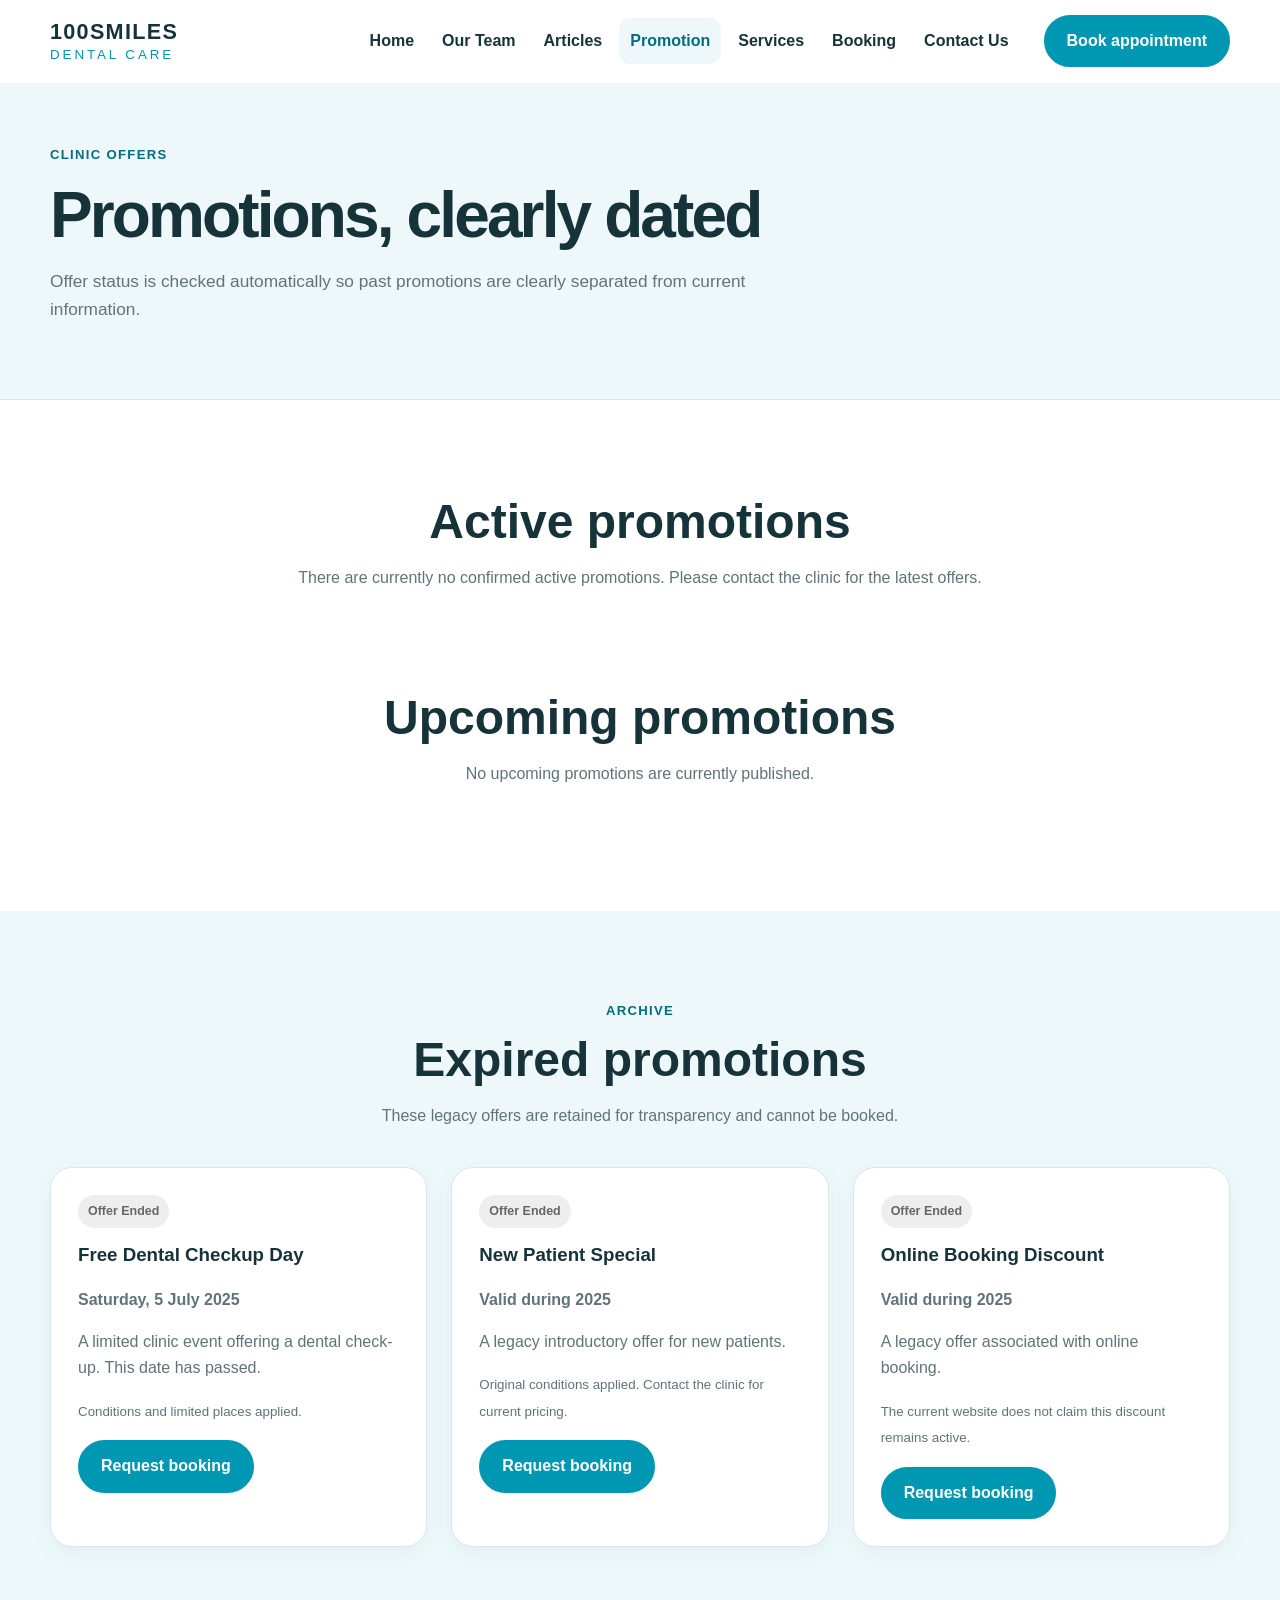
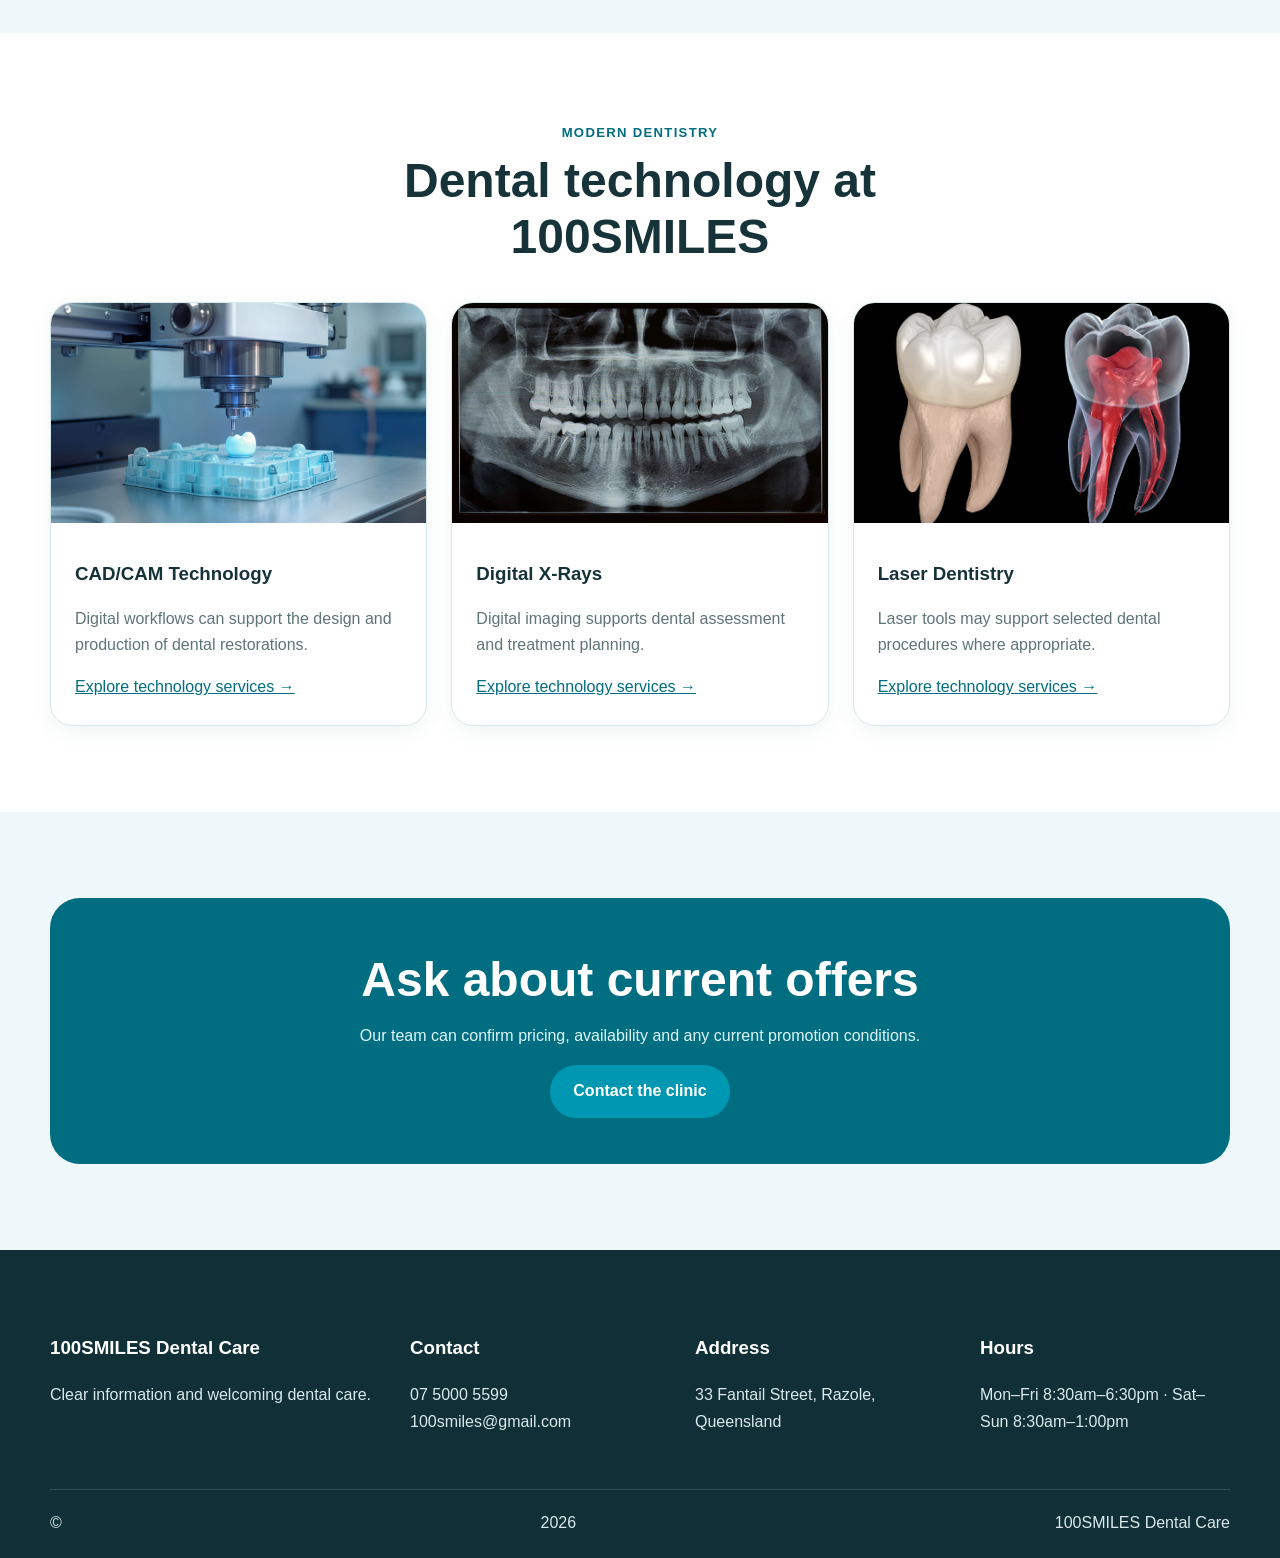
<file: promotion.html>
<!doctype html>
<html lang="en">

<head>
    <meta charset="utf-8">
    <meta name="viewport" content="width=device-width,initial-scale=1">
    <title>Promotions | 100SMILES Dental Care</title>
    <link rel="stylesheet" href="CSS/styles.css">
    <script src="Java/script.js" defer></script>
</head>

<body><a class="skip-link" href="#main">Skip to content</a>
    <header class="site-header">
        <nav class="nav container" aria-label="Main navigation"><a class="brand"
                href="index.html"><strong>100SMILES</strong><small>DENTAL CARE</small></a><button class="nav-toggle"
                aria-expanded="false" aria-label="Open navigation"><span></span><span></span><span></span></button>
            <ul class="nav-links">
                <li><a href="index.html">Home</a></li>
                <li><a href="team.html">Our Team</a></li>
                <li><a href="articles.html">Articles</a></li>
                <li><a href="promotion.html">Promotion</a></li>
                <li><a href="services.html">Services</a></li>
                <li><a href="booking.html">Booking</a></li>
                <li><a href="contact.html">Contact Us</a></li>
            </ul><a class="btn" href="booking.html">Book appointment</a>
        </nav>
    </header>
    <main id="main">
        <section class="page-hero">
            <div class="container"><span class="eyebrow">Clinic offers</span>
                <h1>Promotions, clearly dated</h1>
                <p>Offer status is checked automatically so past promotions are clearly separated from current
                    information.</p>
            </div>
        </section>
        <section class="section">
            <div class="container">
                <div class="section-head">
                    <h2>Active promotions</h2>
                    <p>There are currently no confirmed active promotions. Please contact the clinic for the latest
                        offers.</p>
                </div>
                <div id="activePromotions" class="grid three"></div>
                <div class="section-head" style="margin-top:60px">
                    <h2>Upcoming promotions</h2>
                    <p>No upcoming promotions are currently published.</p>
                </div>
            </div>
        </section>
        <section class="section soft">
            <div class="container">
                <div class="section-head"><span class="eyebrow">Archive</span>
                    <h2>Expired promotions</h2>
                    <p>These legacy offers are retained for transparency and cannot be booked.</p>
                </div>
                <div id="expiredPromotions" class="grid three">
                    <article class="card" data-expiry="2025-07-05"><span class="status">Checking status…</span>
                        <h3>Free Dental Checkup Day</h3>
                        <p><strong>Saturday, 5 July 2025</strong></p>
                        <p>A limited clinic event offering a dental check-up. This date has passed.</p>
                        <p><small>Conditions and limited places applied.</small></p><a class="btn promo-action"
                            href="booking.html">Request booking</a>
                    </article>
                    <article class="card" data-expiry="2025-12-31"><span class="status">Checking status…</span>
                        <h3>New Patient Special</h3>
                        <p><strong>Valid during 2025</strong></p>
                        <p>A legacy introductory offer for new patients.</p>
                        <p><small>Original conditions applied. Contact the clinic for current pricing.</small></p><a
                            class="btn promo-action" href="booking.html">Request booking</a>
                    </article>
                    <article class="card" data-expiry="2025-12-31"><span class="status">Checking status…</span>
                        <h3>Online Booking Discount</h3>
                        <p><strong>Valid during 2025</strong></p>
                        <p>A legacy offer associated with online booking.</p>
                        <p><small>The current website does not claim this discount remains active.</small></p><a
                            class="btn promo-action" href="booking.html">Request booking</a>
                    </article>
                </div>
            </div>
        </section>
        <section class="section">
            <div class="container">
                <div class="section-head"><span class="eyebrow">Modern dentistry</span>
                    <h2>Dental technology at 100SMILES</h2>
                </div>
                <div class="grid three reveal">
                    <article class="card tech-card"><img src="Images/Images/tooth.jpeg" alt="CAD/CAM dental technology">
                        <div class="card-body">
                            <h3>CAD/CAM Technology</h3>
                            <p>Digital workflows can support the design and production of dental restorations.</p><a
                                href="services.html#technology">Explore technology services →</a>
                        </div>
                    </article>
                    <article class="card tech-card"><img src="Images/Images/toothxray.jpeg" alt="Digital dental X-ray">
                        <div class="card-body">
                            <h3>Digital X-Rays</h3>
                            <p>Digital imaging supports dental assessment and treatment planning.</p><a
                                href="services.html#technology">Explore technology services →</a>
                        </div>
                    </article>
                    <article class="card tech-card"><img src="Images/Images/teeth.jpeg" alt="Laser dentistry equipment">
                        <div class="card-body">
                            <h3>Laser Dentistry</h3>
                            <p>Laser tools may support selected dental procedures where appropriate.</p><a
                                href="services.html#technology">Explore technology services →</a>
                        </div>
                    </article>
                </div>
            </div>
        </section>
        <section class="section soft">
            <div class="container cta">
                <h2>Ask about current offers</h2>
                <p>Our team can confirm pricing, availability and any current promotion conditions.</p><a class="btn"
                    href="contact.html">Contact the clinic</a>
            </div>
        </section>
    </main>
    <footer class="footer">
        <div class="container">
            <div class="footer-grid">
                <div>
                    <h3>100SMILES Dental Care</h3>
                    <p>Clear information and welcoming dental care.</p>
                </div>
                <div>
                    <h3>Contact</h3>
                    <p><a data-clinic="phone"></a><br><a data-clinic="email"></a></p>
                </div>
                <div>
                    <h3>Address</h3>
                    <p data-clinic="address"></p>
                </div>
                <div>
                    <h3>Hours</h3>
                    <p data-clinic="hours"></p>
                </div>
            </div>
            <div class="footer-bottom">© <span data-year></span> 100SMILES Dental Care</div>
        </div>
    </footer><button class="back-top" aria-label="Back to top">↑</button>
</body>

</html>
</file>
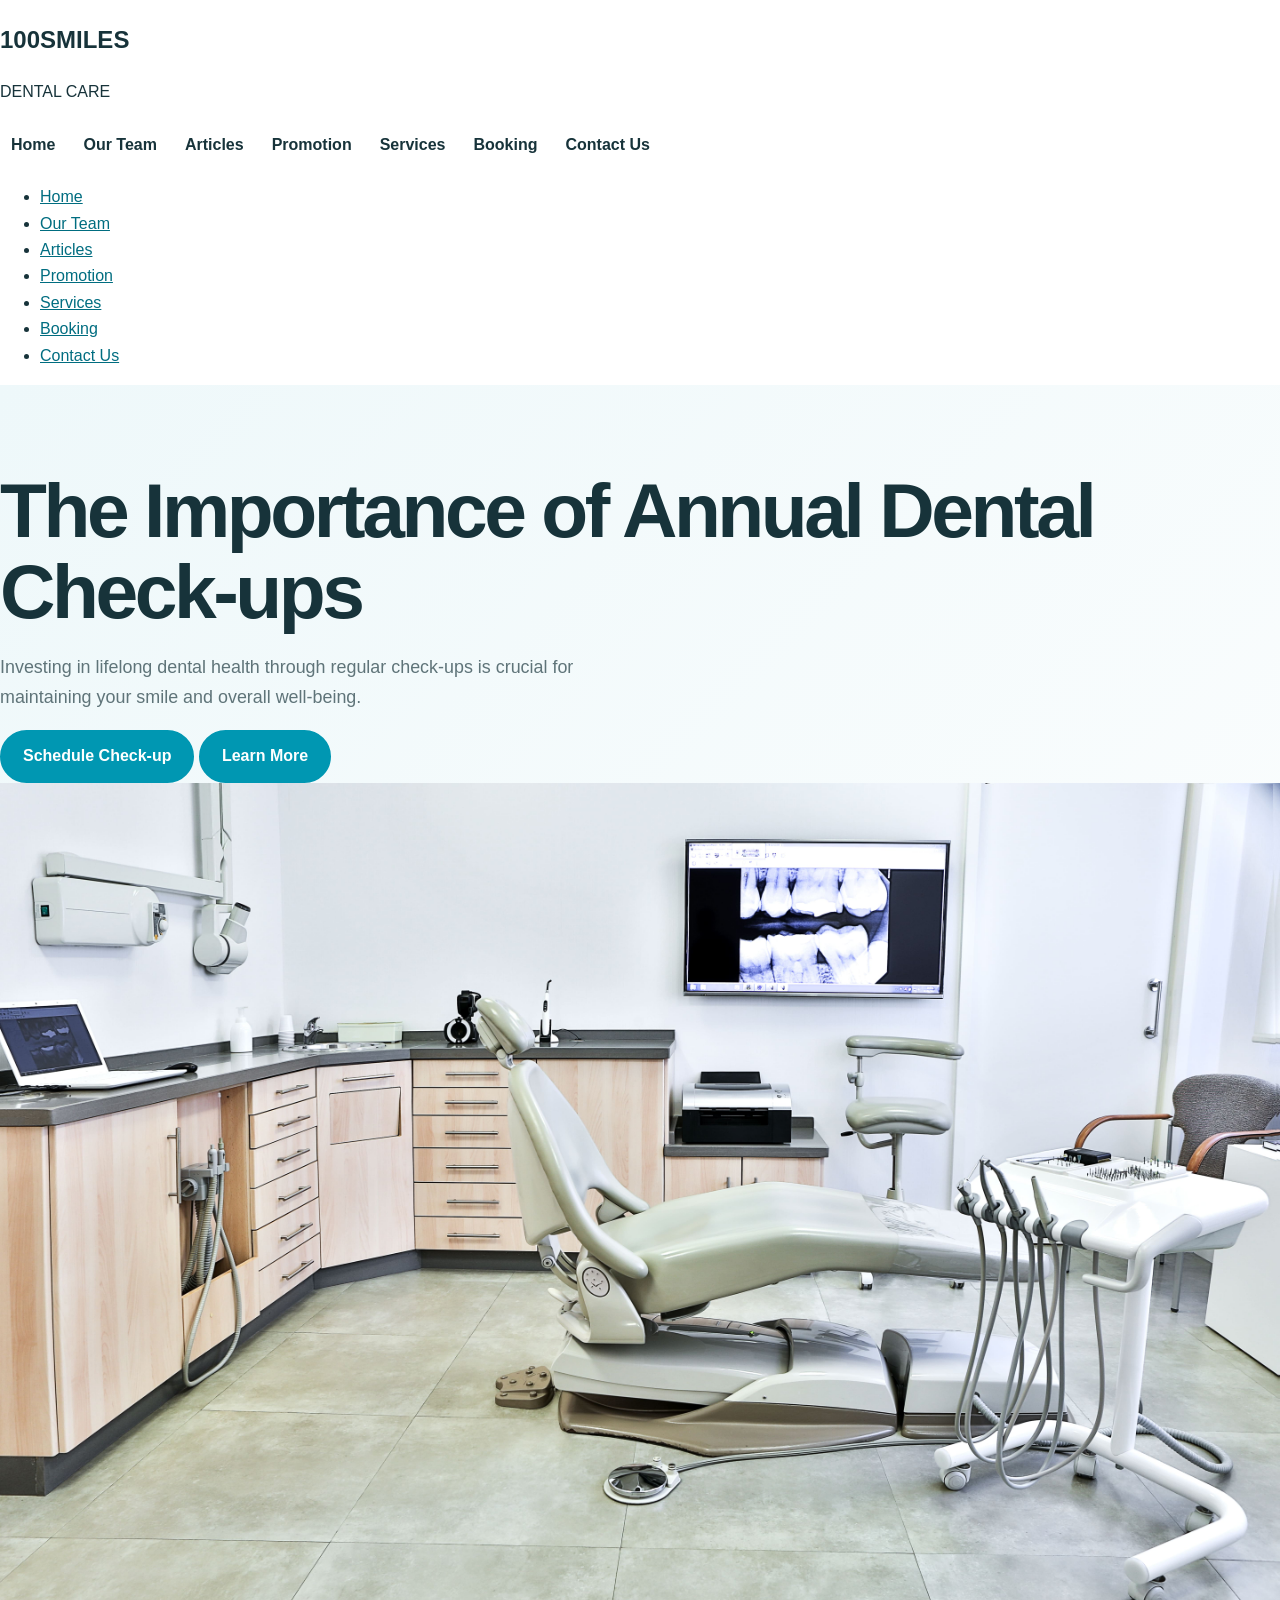
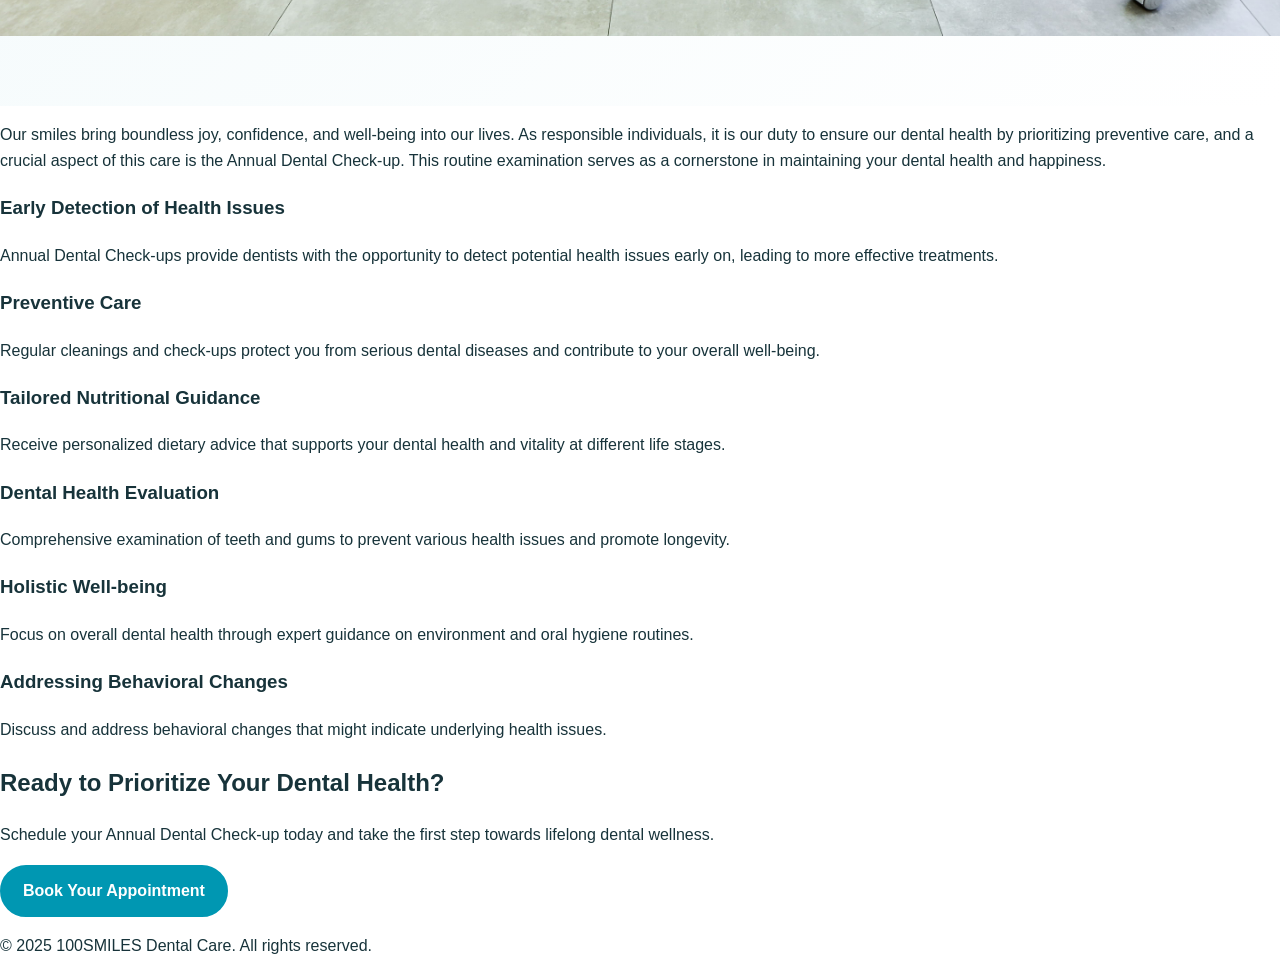
<file: regular_ckeckupdetail.html>
<!DOCTYPE html>
<html lang="en">

<head>
    <meta charset="UTF-8">
    <meta name="viewport" content="width=device-width, initial-scale=1.0">
    <title>DentalCare - Your Trusted Dental Health Partner</title>
    <link rel="stylesheet" href="./CSS/styles.css">
    <script src="./Java/script.js" defer></script>
</head>

<body>

    <nav class="main-nav">
        <div class="logo">
            <h2>100SMILES</h2>
            <p>DENTAL CARE</p>
        </div>
        <ul class="nav-links">
            <li><a href="index.html">Home</a></li>
            <li><a href="team.html">Our Team</a></li>
            <li><a href="articles.html">Articles</a></li>
            <li><a href="promotion.html">Promotion</a></li>
            <li><a href="services.html">Services</a></li>
            <li><a href="booking.html">Booking</a></li>
            <li><a href="contact.html">Contact Us</a></li>
        </ul>
        <div class="hamburger">
            <span></span>
            <span></span>
            <span></span>
        </div>
    </nav>


    <div class="mobile-menu">
        <ul>
            <li><a href="index.html">Home</a></li>
            <li><a href="team.html">Our Team</a></li>
            <li><a href="articles.html">Articles</a></li>
            <li><a href="promotion.html">Promotion</a></li>
            <li><a href="services.html">Services</a></li>
            <li><a href="booking.html">Booking</a></li>
            <li><a href="contact.html">Contact Us</a></li>
        </ul>
    </div>


    <div class="overlay"></div>


    <main>

        <section class="hero">
            <div class="hero-content">
                <h1>The Importance of Annual Dental Check-ups</h1>
                <p>Investing in lifelong dental health through regular check-ups is crucial for maintaining your smile
                    and overall well-being.</p>
                <div class="hero-buttons">
                    <a href="#" class="btn">Schedule Check-up</a>
                    <a href="#" class="btn btn-secondary">Learn More</a>
                </div>
            </div>
            <div class="hero-image">
                <img src="./Images/Images/aboutus.jpeg" alt="100SMILES dental clinic">
            </div>
        </section>


        <section class="intro-section">
            <p>Our smiles bring boundless joy, confidence, and well-being into our lives. As responsible individuals, it
                is our duty to ensure our dental health by prioritizing preventive care, and a crucial aspect of this
                care is the Annual Dental Check-up. This routine examination serves as a cornerstone in maintaining your
                dental health and happiness.</p>
        </section>


        <section class="features">
            <div class="features-grid">
                <div class="feature-card">
                    <h3>Early Detection of Health Issues</h3>
                    <p>Annual Dental Check-ups provide dentists with the opportunity to detect potential health issues
                        early on, leading to more effective treatments.</p>
                </div>
                <div class="feature-card">
                    <h3>Preventive Care</h3>
                    <p>Regular cleanings and check-ups protect you from serious dental diseases and contribute to your
                        overall well-being.</p>
                </div>
                <div class="feature-card">
                    <h3>Tailored Nutritional Guidance</h3>
                    <p>Receive personalized dietary advice that supports your dental health and vitality at different
                        life stages.</p>
                </div>
                <div class="feature-card">
                    <h3>Dental Health Evaluation</h3>
                    <p>Comprehensive examination of teeth and gums to prevent various health issues and promote
                        longevity.</p>
                </div>
                <div class="feature-card">
                    <h3>Holistic Well-being</h3>
                    <p>Focus on overall dental health through expert guidance on environment and oral hygiene routines.
                    </p>
                </div>
                <div class="feature-card">
                    <h3>Addressing Behavioral Changes</h3>
                    <p>Discuss and address behavioral changes that might indicate underlying health issues.</p>
                </div>
            </div>
        </section>


        <section class="cta-section">
            <h2>Ready to Prioritize Your Dental Health?</h2>
            <p>Schedule your Annual Dental Check-up today and take the first step towards lifelong dental wellness.</p>
            <a href="booking.html" class="btn">Book Your Appointment</a>
        </section>
    </main>


    <footer>
        <p>© 2025 100SMILES Dental Care. All rights reserved.</p>
    </footer>
</body>

</html>
</file>
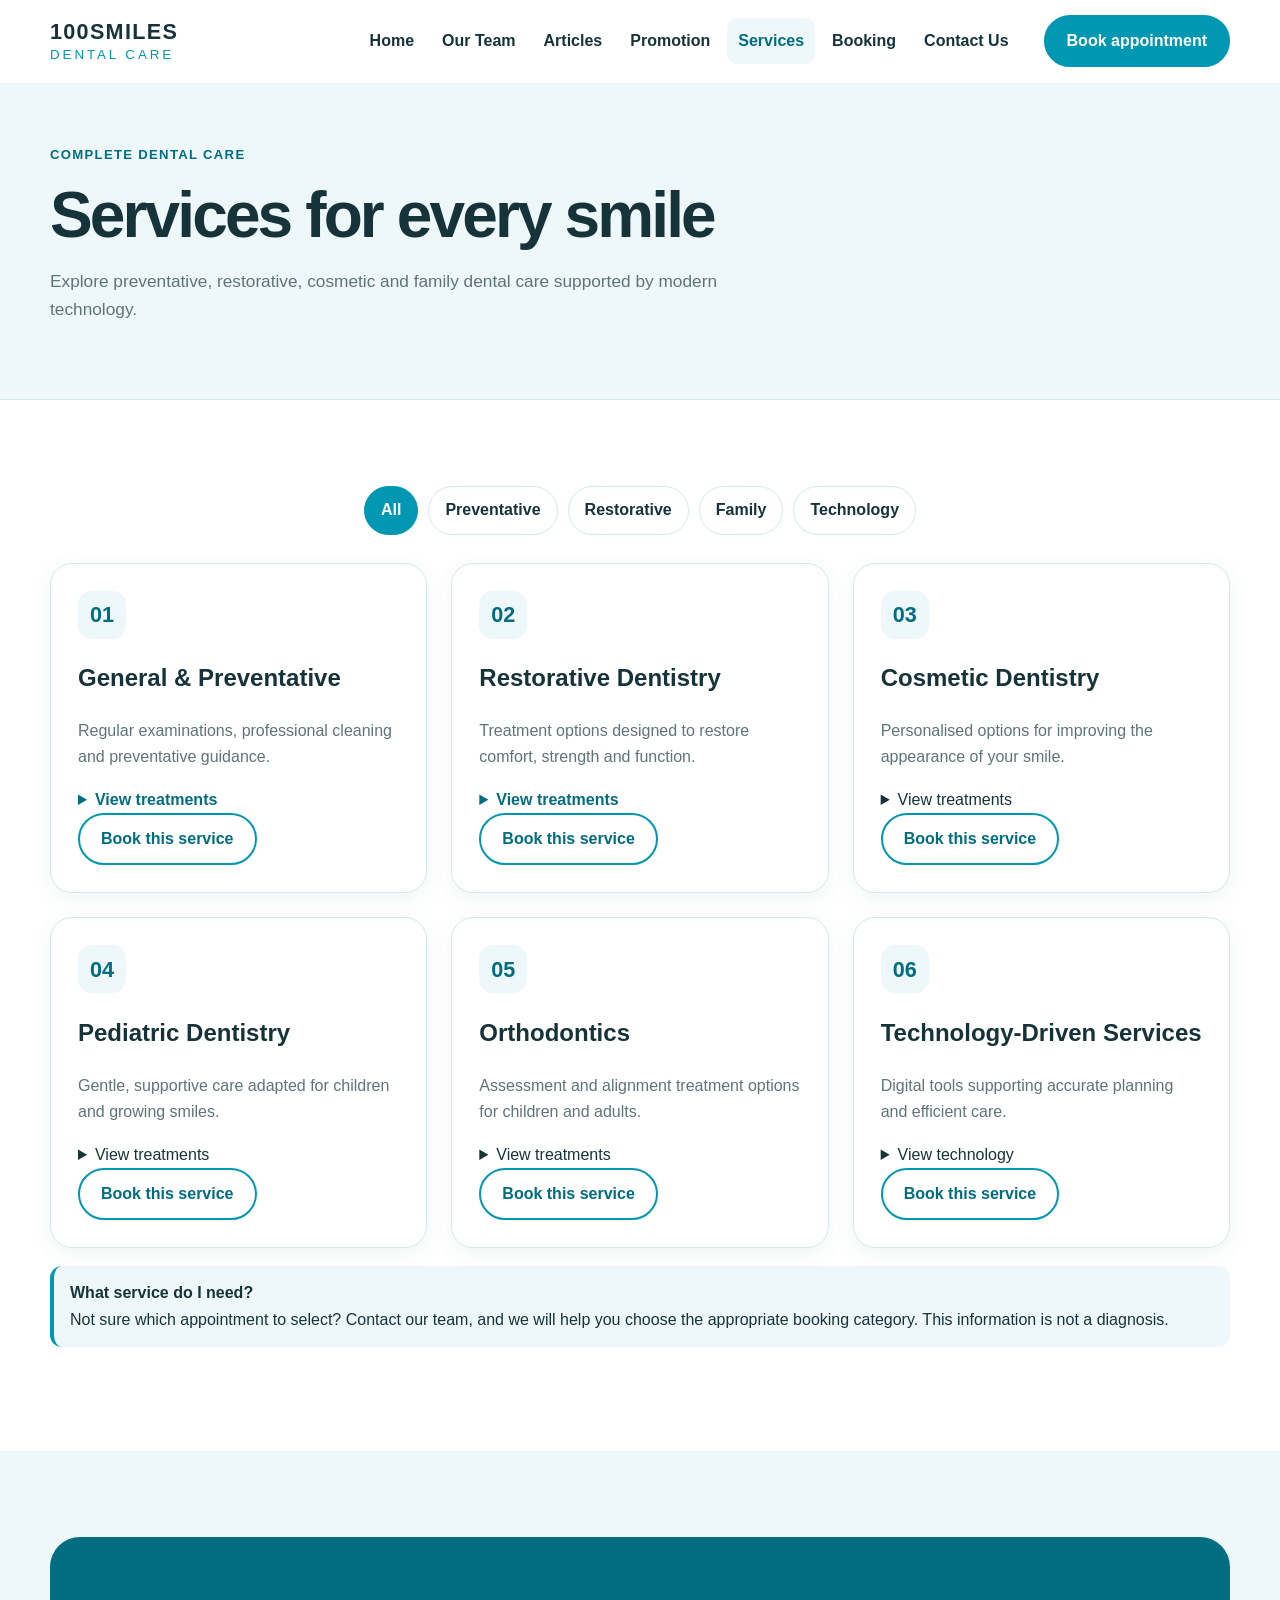
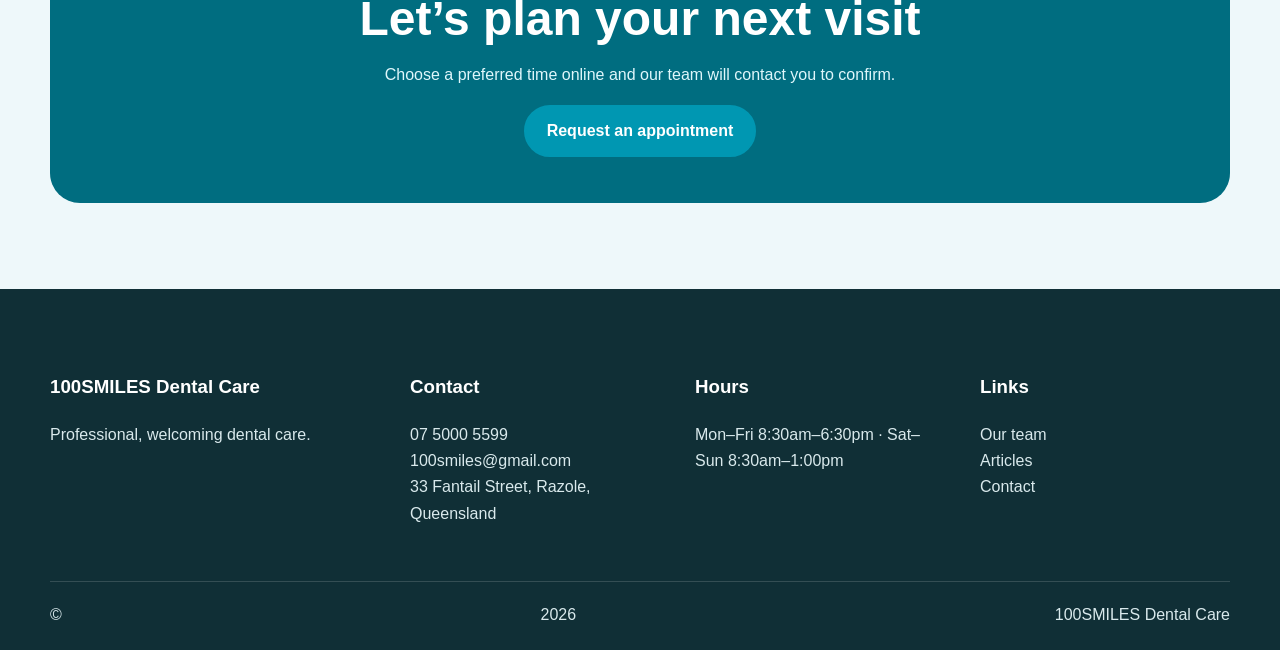
<file: services.html>
<!doctype html>
<html lang="en">

<head>
    <meta charset="utf-8">
    <meta name="viewport" content="width=device-width,initial-scale=1">
    <title>Services | 100SMILES Dental Care</title>
    <link rel="stylesheet" href="CSS/styles.css">
    <script src="Java/script.js" defer></script>
</head>

<body><a class="skip-link" href="#main">Skip to content</a>
    <header class="site-header">
        <nav class="nav container" aria-label="Main navigation"><a class="brand"
                href="index.html"><strong>100SMILES</strong><small>DENTAL CARE</small></a><button class="nav-toggle"
                aria-expanded="false" aria-label="Open navigation"><span></span><span></span><span></span></button>
            <ul class="nav-links">
                <li><a href="index.html">Home</a></li>
                <li><a href="team.html">Our Team</a></li>
                <li><a href="articles.html">Articles</a></li>
                <li><a href="promotion.html">Promotion</a></li>
                <li><a href="services.html">Services</a></li>
                <li><a href="booking.html">Booking</a></li>
                <li><a href="contact.html">Contact Us</a></li>
            </ul><a class="btn" href="booking.html">Book appointment</a>
        </nav>
    </header>
    <main id="main">
        <section class="page-hero">
            <div class="container"><span class="eyebrow">Complete dental care</span>
                <h1>Services for every smile</h1>
                <p>Explore preventative, restorative, cosmetic and family dental care supported by modern technology.
                </p>
            </div>
        </section>
        <section class="section">
            <div class="container">
                <div class="filters" data-filter-group="service"><button class="filter-btn active"
                        data-filter="all">All</button><button class="filter-btn"
                        data-filter="preventative">Preventative</button><button class="filter-btn"
                        data-filter="restorative">Restorative</button><button class="filter-btn"
                        data-filter="family">Family</button><button class="filter-btn"
                        data-filter="technology">Technology</button></div>
                <div class="grid three reveal">
                    <article class="card" data-service="preventative"><span class="icon">01</span>
                        <h2>General & Preventative</h2>
                        <p>Regular examinations, professional cleaning and preventative guidance.</p>
                        <details class="accordion">
                            <summary>View treatments</summary>
                            <ul>
                                <li>Dental check-ups</li>
                                <li>Cleaning</li>
                                <li>Oral health guidance</li>
                            </ul>
                        </details><a class="btn secondary" href="booking.html">Book this service</a>
                    </article>
                    <article class="card" data-service="restorative"><span class="icon">02</span>
                        <h2>Restorative Dentistry</h2>
                        <p>Treatment options designed to restore comfort, strength and function.</p>
                        <details class="accordion">
                            <summary>View treatments</summary>
                            <ul>
                                <li>Fillings</li>
                                <li>Dental implants</li>
                                <li>Root canal treatment</li>
                            </ul>
                        </details><a class="btn secondary" href="booking.html">Book this service</a>
                    </article>
                    <article class="card" data-service="restorative"><span class="icon">03</span>
                        <h2>Cosmetic Dentistry</h2>
                        <p>Personalised options for improving the appearance of your smile.</p>
                        <details>
                            <summary>View treatments</summary>
                            <ul>
                                <li>Teeth whitening</li>
                                <li>Veneer consultations</li>
                                <li>Smile planning</li>
                            </ul>
                        </details><a class="btn secondary" href="booking.html">Book this service</a>
                    </article>
                    <article class="card" data-service="family"><span class="icon">04</span>
                        <h2>Pediatric Dentistry</h2>
                        <p>Gentle, supportive care adapted for children and growing smiles.</p>
                        <details>
                            <summary>View treatments</summary>
                            <ul>
                                <li>Children’s check-ups</li>
                                <li>Preventative care</li>
                                <li>Oral hygiene education</li>
                            </ul>
                        </details><a class="btn secondary" href="booking.html">Book this service</a>
                    </article>
                    <article class="card" data-service="family"><span class="icon">05</span>
                        <h2>Orthodontics</h2>
                        <p>Assessment and alignment treatment options for children and adults.</p>
                        <details>
                            <summary>View treatments</summary>
                            <ul>
                                <li>Orthodontic assessment</li>
                                <li>Braces consultation</li>
                                <li>Ongoing reviews</li>
                            </ul>
                        </details><a class="btn secondary" href="booking.html">Book this service</a>
                    </article>
                    <article class="card" id="technology" data-service="technology"><span class="icon">06</span>
                        <h2>Technology-Driven Services</h2>
                        <p>Digital tools supporting accurate planning and efficient care.</p>
                        <details>
                            <summary>View technology</summary>
                            <ul>
                                <li>CAD/CAM technology</li>
                                <li>Digital X-rays</li>
                                <li>Laser dentistry</li>
                            </ul>
                        </details><a class="btn secondary" href="booking.html">Book this service</a>
                    </article>
                </div>
                <div class="notice"><strong>What service do I need?</strong><br>Not sure which appointment to select?
                    Contact our team, and we will help you choose the appropriate booking category. This information is
                    not a diagnosis.</div>
            </div>
        </section>
        <section class="section soft">
            <div class="container cta">
                <h2>Let’s plan your next visit</h2>
                <p>Choose a preferred time online and our team will contact you to confirm.</p><a class="btn"
                    href="booking.html">Request an appointment</a>
            </div>
        </section>
    </main>
    <footer class="footer">
        <div class="container">
            <div class="footer-grid">
                <div>
                    <h3>100SMILES Dental Care</h3>
                    <p>Professional, welcoming dental care.</p>
                </div>
                <div>
                    <h3>Contact</h3>
                    <p><a data-clinic="phone"></a><br><a data-clinic="email"></a><br><span data-clinic="address"></span>
                    </p>
                </div>
                <div>
                    <h3>Hours</h3>
                    <p data-clinic="hours"></p>
                </div>
                <div>
                    <h3>Links</h3>
                    <p><a href="team.html">Our team</a><br><a href="articles.html">Articles</a><br><a
                            href="contact.html">Contact</a></p>
                </div>
            </div>
            <div class="footer-bottom">© <span data-year></span> 100SMILES Dental Care</div>
        </div>
    </footer><button class="back-top" aria-label="Back to top">↑</button>
</body>

</html>
</file>
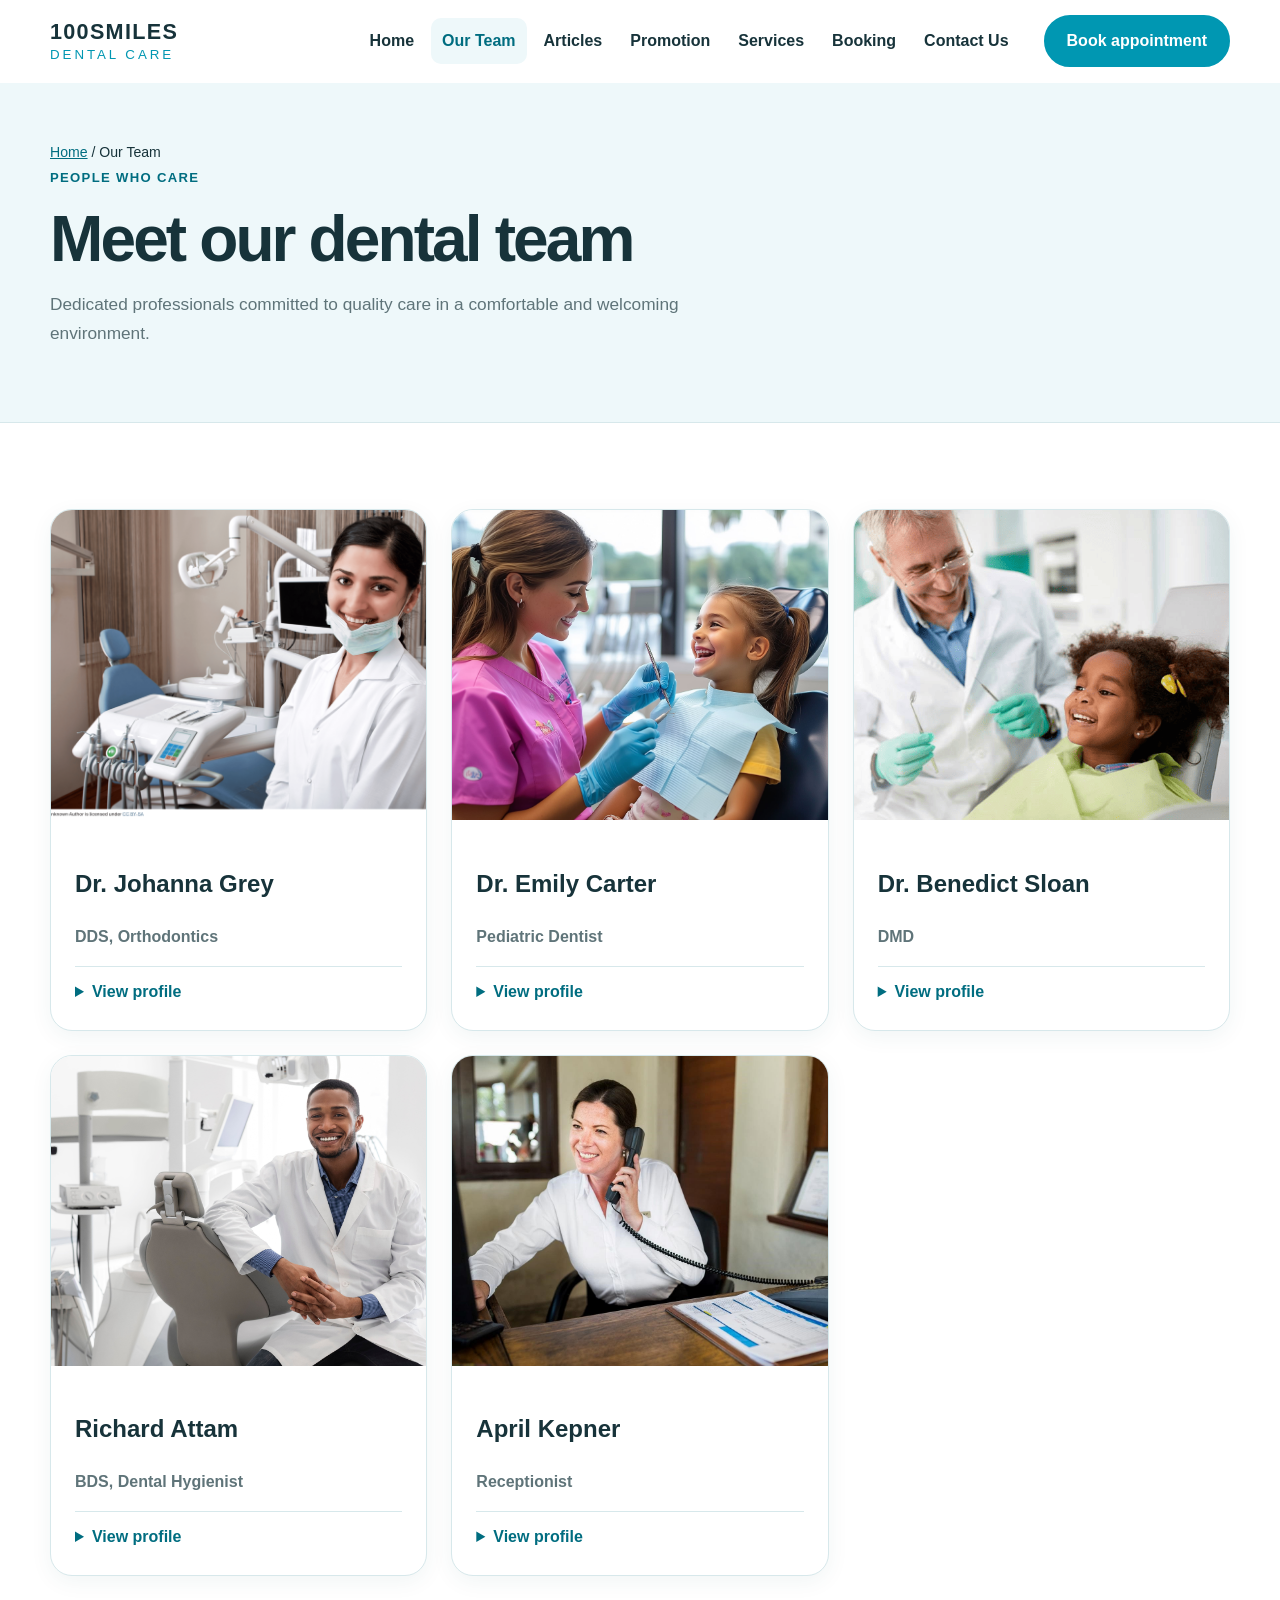
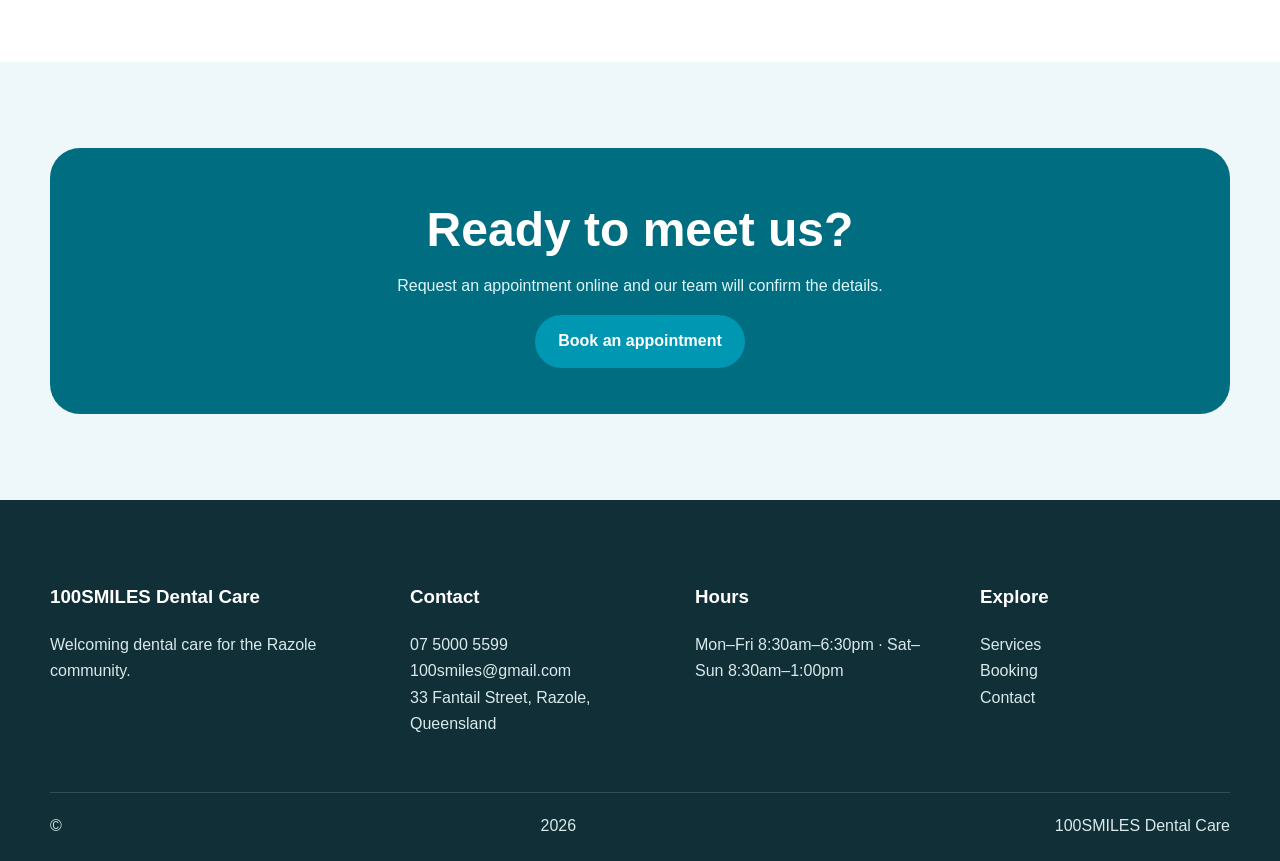
<file: team.html>
<!doctype html>
<html lang="en">

<head>
    <meta charset="utf-8">
    <meta name="viewport" content="width=device-width,initial-scale=1">
    <title>Our Team | 100SMILES Dental Care</title>
    <link rel="stylesheet" href="CSS/styles.css">
    <script src="Java/script.js" defer></script>
</head>

<body><a class="skip-link" href="#main">Skip to content</a>
    <header class="site-header">
        <nav class="nav container" aria-label="Main navigation"><a class="brand"
                href="index.html"><strong>100SMILES</strong><small>DENTAL CARE</small></a><button class="nav-toggle"
                aria-expanded="false" aria-label="Open navigation"><span></span><span></span><span></span></button>
            <ul class="nav-links">
                <li><a href="index.html">Home</a></li>
                <li><a href="team.html">Our Team</a></li>
                <li><a href="articles.html">Articles</a></li>
                <li><a href="promotion.html">Promotion</a></li>
                <li><a href="services.html">Services</a></li>
                <li><a href="booking.html">Booking</a></li>
                <li><a href="contact.html">Contact Us</a></li>
            </ul><a class="btn" href="booking.html">Book appointment</a>
        </nav>
    </header>
    <main id="main">
        <section class="page-hero">
            <div class="container">
                <div class="breadcrumb"><a href="index.html">Home</a> / Our Team</div><span class="eyebrow">People who
                    care</span>
                <h1>Meet our dental team</h1>
                <p>Dedicated professionals committed to quality care in a comfortable and welcoming environment.</p>
            </div>
        </section>
        <section class="section">
            <div class="container grid three reveal">
                <article class="card team-card"><img src="Images/Staff/Staff/Dr. Johanna Grey .png"
                        alt="Dr. Johanna Grey">
                    <div class="card-body">
                        <h2>Dr. Johanna Grey</h2>
                        <p><strong>DDS, Orthodontics</strong></p>
                        <details>
                            <summary>View profile</summary>
                            <p>Johanna’s focus on orthodontic excellence and commitment to dental care bring valuable
                                experience to the 100SMILES team.</p>
                        </details>
                    </div>
                </article>
                <article class="card team-card"><img src="Images/Staff/Staff/Dr. Emily Carter.jpeg"
                        alt="Dr. Emily Carter">
                    <div class="card-body">
                        <h2>Dr. Emily Carter</h2>
                        <p><strong>Pediatric Dentist</strong></p>
                        <details>
                            <summary>View profile</summary>
                            <p>Emily has a passion for children’s dental health and uses a gentle approach to help
                                younger patients feel comfortable.</p>
                        </details>
                    </div>
                </article>
                <article class="card team-card"><img src="Images/Staff/Staff/Dr Benedict Sloan.png"
                        alt="Dr. Benedict Sloan">
                    <div class="card-body">
                        <h2>Dr. Benedict Sloan</h2>
                        <p><strong>DMD</strong></p>
                        <details>
                            <summary>View profile</summary>
                            <p>Ben’s commitment to dental health and high-quality care is a cornerstone of the practice.
                            </p>
                        </details>
                    </div>
                </article>
                <article class="card team-card"><img src="Images/Staff/Staff/Richard Attam.jpeg" alt="Richard Attam">
                    <div class="card-body">
                        <h2>Richard Attam</h2>
                        <p><strong>BDS, Dental Hygienist</strong></p>
                        <details>
                            <summary>View profile</summary>
                            <p>Richard supports the dental team with oral-care knowledge and a compassionate approach.
                            </p>
                        </details>
                    </div>
                </article>
                <article class="card team-card"><img src="Images/Staff/Staff/April Kepner.jpg" alt="April Kepner">
                    <div class="card-body">
                        <h2>April Kepner</h2>
                        <p><strong>Receptionist</strong></p>
                        <details>
                            <summary>View profile</summary>
                            <p>April assists with appointments and enquiries, helping each clinic visit feel seamless
                                and welcoming.</p>
                        </details>
                    </div>
                </article>
            </div>
        </section>
        <section class="section soft">
            <div class="container cta">
                <h2>Ready to meet us?</h2>
                <p>Request an appointment online and our team will confirm the details.</p><a class="btn"
                    href="booking.html">Book an appointment</a>
            </div>
        </section>
    </main>
    <footer class="footer">
        <div class="container">
            <div class="footer-grid">
                <div>
                    <h3>100SMILES Dental Care</h3>
                    <p>Welcoming dental care for the Razole community.</p>
                </div>
                <div>
                    <h3>Contact</h3>
                    <p><a data-clinic="phone"></a><br><a data-clinic="email"></a><br><span data-clinic="address"></span>
                    </p>
                </div>
                <div>
                    <h3>Hours</h3>
                    <p data-clinic="hours"></p>
                </div>
                <div>
                    <h3>Explore</h3>
                    <p><a href="services.html">Services</a><br><a href="booking.html">Booking</a><br><a
                            href="contact.html">Contact</a></p>
                </div>
            </div>
            <div class="footer-bottom">© <span data-year></span> 100SMILES Dental Care</div>
        </div>
    </footer><button class="back-top" aria-label="Back to top">↑</button>
</body>

</html>
</file>
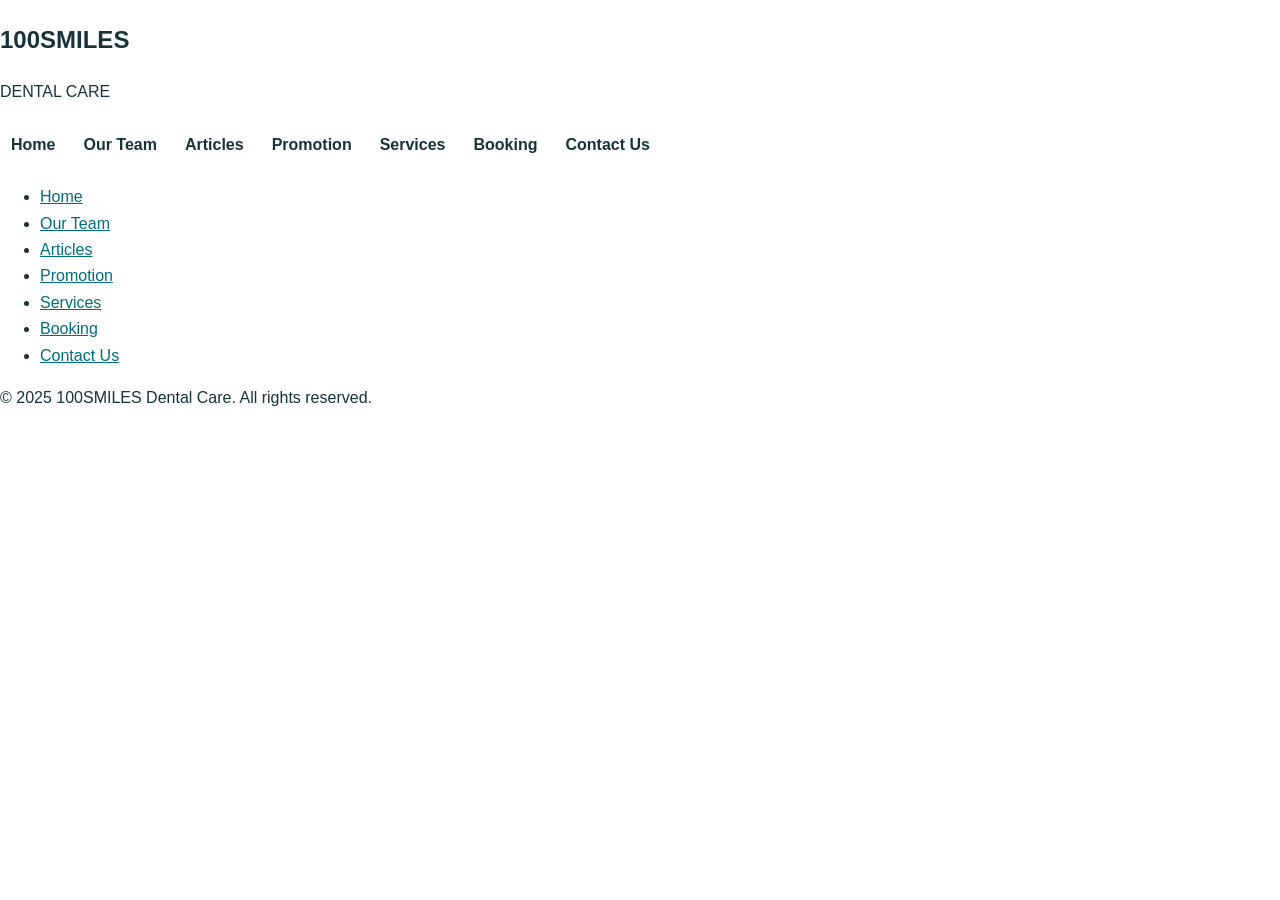
<file: template.html>
<!DOCTYPE html>
<html lang="en">

<head>
    <meta charset="UTF-8">
    <meta name="viewport" content="width=device-width, initial-scale=1.0">
    <title>About Us - 100SMILES Dental Care</title>
    <link rel="stylesheet" href="./CSS/styles.css">
    <script src="./Java/script.js" defer></script>
</head>

<body>
    <nav class="main-nav">
        <div class="logo">
            <h2>100SMILES</h2>
            <p>DENTAL CARE</p>
        </div>
        <ul class="nav-links">
            <li><a href="index.html">Home</a></li>
            <li><a href="team.html">Our Team</a></li>
            <li><a href="articles.html">Articles</a></li>
            <li><a href="promotion.html">Promotion</a></li>
            <li><a href="services.html">Services</a></li>
            <li><a href="booking.html">Booking</a></li>
            <li><a href="contact.html">Contact Us</a></li>
        </ul>
        <div class="hamburger">
            <span></span>
            <span></span>
            <span></span>
        </div>
    </nav>

    <!-- Mobile Menu -->
    <div class="mobile-menu">
        <ul>
            <li><a href="index.html">Home</a></li>
            <li><a href="team.html">Our Team</a></li>
            <li><a href="articles.html">Articles</a></li>
            <li><a href="promotion.html">Promotion</a></li>
            <li><a href="services.html">Services</a></li>
            <li><a href="booking.html">Booking</a></li>
            <li><a href="contact.html">Contact Us</a></li>
        </ul>
    </div>

    <!-- Overlay for mobile menu -->
    <div class="overlay"></div>

    <main class="about-container">

    </main>

    <footer>
        <p>© 2025 100SMILES Dental Care. All rights reserved.</p>
    </footer>
</body>

</html>
</file>
<file: CSS/styles.css>
:root {
    --primary: #0097b2;
    --primary-dark: #006d80;
    --accent: #4a9cc9;
    --ink: #17333a;
    --muted: #5f7479;
    --surface: #fff;
    --soft: #eef8fa;
    --line: #d7e8eb;
    --shadow: 0 14px 40px rgba(18, 77, 89, .12);
    --radius: 22px;
    --container: 1180px
}

* {
    box-sizing: border-box
}

html {
    scroll-behavior: smooth
}

body {
    margin: 0;
    font-family: Inter, Segoe UI, Arial, sans-serif;
    color: var(--ink);
    line-height: 1.65;
    background: #fff
}

body.menu-open {
    overflow: hidden
}

img {
    max-width: 100%;
    display: block
}

a {
    color: var(--primary-dark)
}

button,
input,
select,
textarea {
    font: inherit
}

.container {
    width: min(var(--container), calc(100% - 40px));
    margin: auto
}

.skip-link {
    position: fixed;
    left: 16px;
    top: -60px;
    z-index: 999;
    background: var(--ink);
    color: #fff;
    padding: 10px 16px;
    border-radius: 8px
}

.skip-link:focus {
    top: 12px
}

.site-header {
    position: sticky;
    top: 0;
    z-index: 100;
    background: rgba(255, 255, 255, .94);
    backdrop-filter: blur(14px);
    border-bottom: 1px solid transparent;
    transition: .25s
}

.site-header.scrolled {
    box-shadow: 0 8px 28px rgba(18, 77, 89, .1);
    border-color: var(--line)
}

.nav {
    min-height: 82px;
    display: flex;
    align-items: center;
    gap: 24px
}

.brand {
    text-decoration: none;
    line-height: 1;
    color: var(--ink);
    margin-right: auto
}

.brand strong {
    font-size: 1.35rem;
    letter-spacing: .06em
}

.brand small {
    display: block;
    color: var(--primary);
    letter-spacing: .22em;
    margin-top: 6px
}

.nav-links {
    display: flex;
    align-items: center;
    gap: 6px;
    list-style: none;
    margin: 0;
    padding: 0
}

.nav-links a {
    display: block;
    padding: 10px 11px;
    color: var(--ink);
    text-decoration: none;
    font-weight: 650;
    border-radius: 10px
}

.nav-links a:hover,
.nav-links a.active {
    color: var(--primary-dark);
    background: var(--soft)
}

.nav-toggle {
    display: none;
    border: 0;
    background: transparent;
    width: 46px;
    height: 46px;
    border-radius: 10px
}

.nav-toggle span {
    display: block;
    width: 24px;
    height: 2px;
    background: var(--ink);
    margin: 5px auto
}

.btn {
    display: inline-flex;
    align-items: center;
    justify-content: center;
    gap: 8px;
    min-height: 48px;
    padding: 11px 21px;
    border: 2px solid var(--primary);
    border-radius: 999px;
    background: var(--primary);
    color: #fff;
    text-decoration: none;
    font-weight: 750;
    cursor: pointer;
    transition: .2s
}

.btn:hover {
    background: var(--primary-dark);
    border-color: var(--primary-dark);
    transform: translateY(-2px)
}

.btn.secondary {
    background: transparent;
    color: var(--primary-dark)
}

.btn.secondary:hover {
    background: var(--soft)
}

.btn[disabled] {
    opacity: .55;
    cursor: not-allowed;
    transform: none
}

.hero {
    padding: 70px 0;
    background: linear-gradient(135deg, var(--soft), #fff);
    overflow: hidden
}

.hero-grid {
    display: grid;
    grid-template-columns: 1.05fr .95fr;
    gap: 70px;
    align-items: center
}

.eyebrow,
.badge {
    display: inline-flex;
    align-items: center;
    gap: 7px;
    color: var(--primary-dark);
    font-weight: 750;
    font-size: .82rem;
    letter-spacing: .1em;
    text-transform: uppercase
}

.hero h1,
.page-hero h1 {
    font-size: clamp(2.6rem, 6vw, 5rem);
    line-height: 1.05;
    letter-spacing: -.045em;
    margin: 15px 0 22px
}

.hero p {
    font-size: 1.12rem;
    color: var(--muted);
    max-width: 620px
}

.actions {
    display: flex;
    flex-wrap: wrap;
    gap: 12px;
    margin: 28px 0
}

.trust-row {
    display: flex;
    flex-wrap: wrap;
    gap: 14px;
    font-size: .9rem;
    font-weight: 650
}

.trust-row span:before,
.check-list li:before {
    content: '✓';
    color: var(--primary);
    font-weight: 900;
    margin-right: 7px
}

.hero-visual {
    position: relative
}

.hero-visual>img {
    width: 100%;
    height: 520px;
    object-fit: cover;
    border-radius: 36px 36px 100px 36px;
    box-shadow: var(--shadow)
}

.float-card {
    position: absolute;
    right: -18px;
    bottom: 25px;
    background: #fff;
    padding: 17px 20px;
    border-radius: 16px;
    box-shadow: var(--shadow);
    font-weight: 700
}

.page-hero {
    padding: 58px 0;
    background: var(--soft);
    border-bottom: 1px solid var(--line)
}

.page-hero h1 {
    font-size: clamp(2.4rem, 5vw, 4.2rem);
    margin-bottom: 12px
}

.page-hero p {
    max-width: 700px;
    color: var(--muted);
    font-size: 1.08rem
}

.breadcrumb {
    font-size: .88rem
}

.section {
    padding: 86px 0
}

.section.soft {
    background: var(--soft)
}

.section-head {
    max-width: 720px;
    margin: 0 auto 38px;
    text-align: center
}

.section-head h2,
.split h2,
.cta h2 {
    font-size: clamp(2rem, 4vw, 3rem);
    line-height: 1.15;
    margin: 8px 0 14px
}

.section-head p {
    color: var(--muted)
}

.grid {
    display: grid;
    gap: 24px
}

.grid.three {
    grid-template-columns: repeat(3, 1fr)
}

.grid.four {
    grid-template-columns: repeat(4, 1fr)
}

.card {
    background: #fff;
    border: 1px solid var(--line);
    border-radius: var(--radius);
    padding: 27px;
    box-shadow: 0 6px 22px rgba(18, 77, 89, .06);
    transition: .25s
}

.card:hover {
    transform: translateY(-5px);
    box-shadow: var(--shadow)
}

.card h3 {
    margin: 12px 0 8px
}

.card p {
    color: var(--muted)
}

.icon {
    display: grid;
    place-items: center;
    width: 48px;
    height: 48px;
    border-radius: 14px;
    background: var(--soft);
    color: var(--primary-dark);
    font-size: 1.35rem;
    font-weight: 800
}

.split {
    display: grid;
    grid-template-columns: 1fr 1fr;
    gap: 58px;
    align-items: center
}

.split img {
    width: 100%;
    height: 450px;
    object-fit: cover;
    border-radius: var(--radius);
    box-shadow: var(--shadow)
}

.stat {
    display: inline-flex;
    flex-direction: column;
    padding: 18px 22px;
    background: var(--soft);
    border-radius: 16px;
    margin: 8px 0
}

.stat strong {
    font-size: 2rem;
    color: var(--primary-dark)
}

.check-list {
    padding: 0;
    list-style: none
}

.check-list li {
    margin: 9px 0
}

.team-card {
    padding: 0;
    overflow: hidden
}

.team-card img {
    width: 100%;
    height: 310px;
    object-fit: cover
}

.team-card .card-body {
    padding: 24px
}

.team-card details {
    border-top: 1px solid var(--line);
    padding-top: 12px
}

.team-card summary,
.accordion summary {
    cursor: pointer;
    font-weight: 750;
    color: var(--primary-dark)
}

.promo-strip,
.cta {
    background: var(--primary-dark);
    color: #fff;
    border-radius: 30px;
    padding: 46px
}

.promo-strip p,
.cta p {
    color: #dff7fb
}

.cta {
    text-align: center
}

.filters {
    display: flex;
    flex-wrap: wrap;
    gap: 10px;
    justify-content: center;
    margin-bottom: 28px
}

.filter-btn {
    border: 1px solid var(--line);
    background: #fff;
    padding: 10px 16px;
    border-radius: 999px;
    color: var(--ink);
    cursor: pointer;
    font-weight: 700
}

.filter-btn.active {
    background: var(--primary);
    color: #fff;
    border-color: var(--primary)
}

.search {
    display: block;
    width: min(560px, 100%);
    margin: 0 auto 22px
}

.search,
input,
select,
textarea {
    width: 100%;
    border: 1px solid #b9d3d8;
    border-radius: 12px;
    padding: 13px 14px;
    background: #fff;
    color: var(--ink)
}

textarea {
    resize: vertical
}

label {
    font-weight: 700;
    display: block;
    margin-bottom: 6px
}

.field {
    margin-bottom: 18px
}

.field-row {
    display: grid;
    grid-template-columns: 1fr 1fr;
    gap: 16px
}

.required {
    color: #a33333
}

.error-text {
    color: #a33333;
    font-size: .85rem;
    min-height: 1.2em;
    margin-top: 3px
}

.invalid {
    border-color: #a33333 !important
}

.form-card {
    padding: 34px
}

.notice,
.alert {
    padding: 14px 16px;
    border-radius: 12px;
    background: var(--soft);
    border-left: 4px solid var(--primary);
    margin: 18px 0
}

.alert[hidden] {
    display: none
}

.status {
    display: inline-block;
    padding: 6px 10px;
    border-radius: 999px;
    background: var(--soft);
    font-weight: 800;
    font-size: .78rem
}

.status.expired {
    background: #eee;
    color: #666
}

.article-card,
.tech-card {
    padding: 0;
    overflow: hidden
}

.article-card img,
.tech-card img {
    width: 100%;
    height: 220px;
    object-fit: cover
}

.article-card .card-body,
.tech-card .card-body {
    padding: 24px
}

.meta {
    font-size: .82rem;
    color: var(--primary-dark);
    font-weight: 700
}

.hidden {
    display: none !important
}

.footer {
    background: #102f36;
    color: #d9e9ec;
    padding: 64px 0 22px
}

.footer-grid {
    display: grid;
    grid-template-columns: 1.3fr 1fr 1fr 1fr;
    gap: 35px
}

.footer h3 {
    color: #fff
}

.footer a {
    color: #d9e9ec;
    text-decoration: none
}

.footer ul {
    list-style: none;
    padding: 0
}

.footer li {
    margin: 8px 0
}

.footer-bottom {
    border-top: 1px solid rgba(255, 255, 255, .15);
    margin-top: 38px;
    padding-top: 20px;
    display: flex;
    justify-content: space-between
}

.back-top {
    position: fixed;
    right: 20px;
    bottom: 20px;
    width: 46px;
    height: 46px;
    border: 0;
    border-radius: 50%;
    background: var(--primary);
    color: #fff;
    box-shadow: var(--shadow);
    cursor: pointer;
    opacity: 0;
    pointer-events: none
}

.back-top.show {
    opacity: 1;
    pointer-events: auto
}

.reveal {
    opacity: 0;
    transform: translateY(18px);
    transition: .55s
}

.reveal.visible {
    opacity: 1;
    transform: none
}

:focus-visible {
    outline: 3px solid #e0a839;
    outline-offset: 3px
}

@media(max-width:980px) {

    .nav-links,
    .nav>.btn {
        display: none
    }

    .nav-toggle {
        display: block
    }

    .nav-links.open {
        position: fixed;
        display: flex;
        flex-direction: column;
        align-items: stretch;
        top: 82px;
        left: 0;
        right: 0;
        padding: 22px;
        background: #fff;
        box-shadow: var(--shadow)
    }

    .hero-grid,
    .split {
        grid-template-columns: 1fr
    }

    .hero-visual {
        max-width: 650px
    }

    .grid.four {
        grid-template-columns: repeat(2, 1fr)
    }

    .grid.three {
        grid-template-columns: repeat(2, 1fr)
    }

    .footer-grid {
        grid-template-columns: repeat(2, 1fr)
    }
}

@media(max-width:620px) {
    .container {
        width: min(100% - 28px, var(--container))
    }

    .hero,
    .section {
        padding: 58px 0
    }

    .hero-grid {
        gap: 35px
    }

    .hero-visual>img {
        height: 360px
    }

    .float-card {
        right: 10px
    }

    .grid.three,
    .grid.four,
    .footer-grid,
    .field-row {
        grid-template-columns: 1fr
    }

    .promo-strip,
    .cta,
    .form-card {
        padding: 28px 22px
    }

    .footer-bottom {
        display: block
    }

    .actions .btn {
        width: 100%
    }
}

@media(prefers-reduced-motion:reduce) {

    *,
    *:before,
    *:after {
        scroll-behavior: auto !important;
        transition: none !important;
        animation: none !important
    }

    .reveal {
        opacity: 1;
        transform: none
    }
}
</file>
